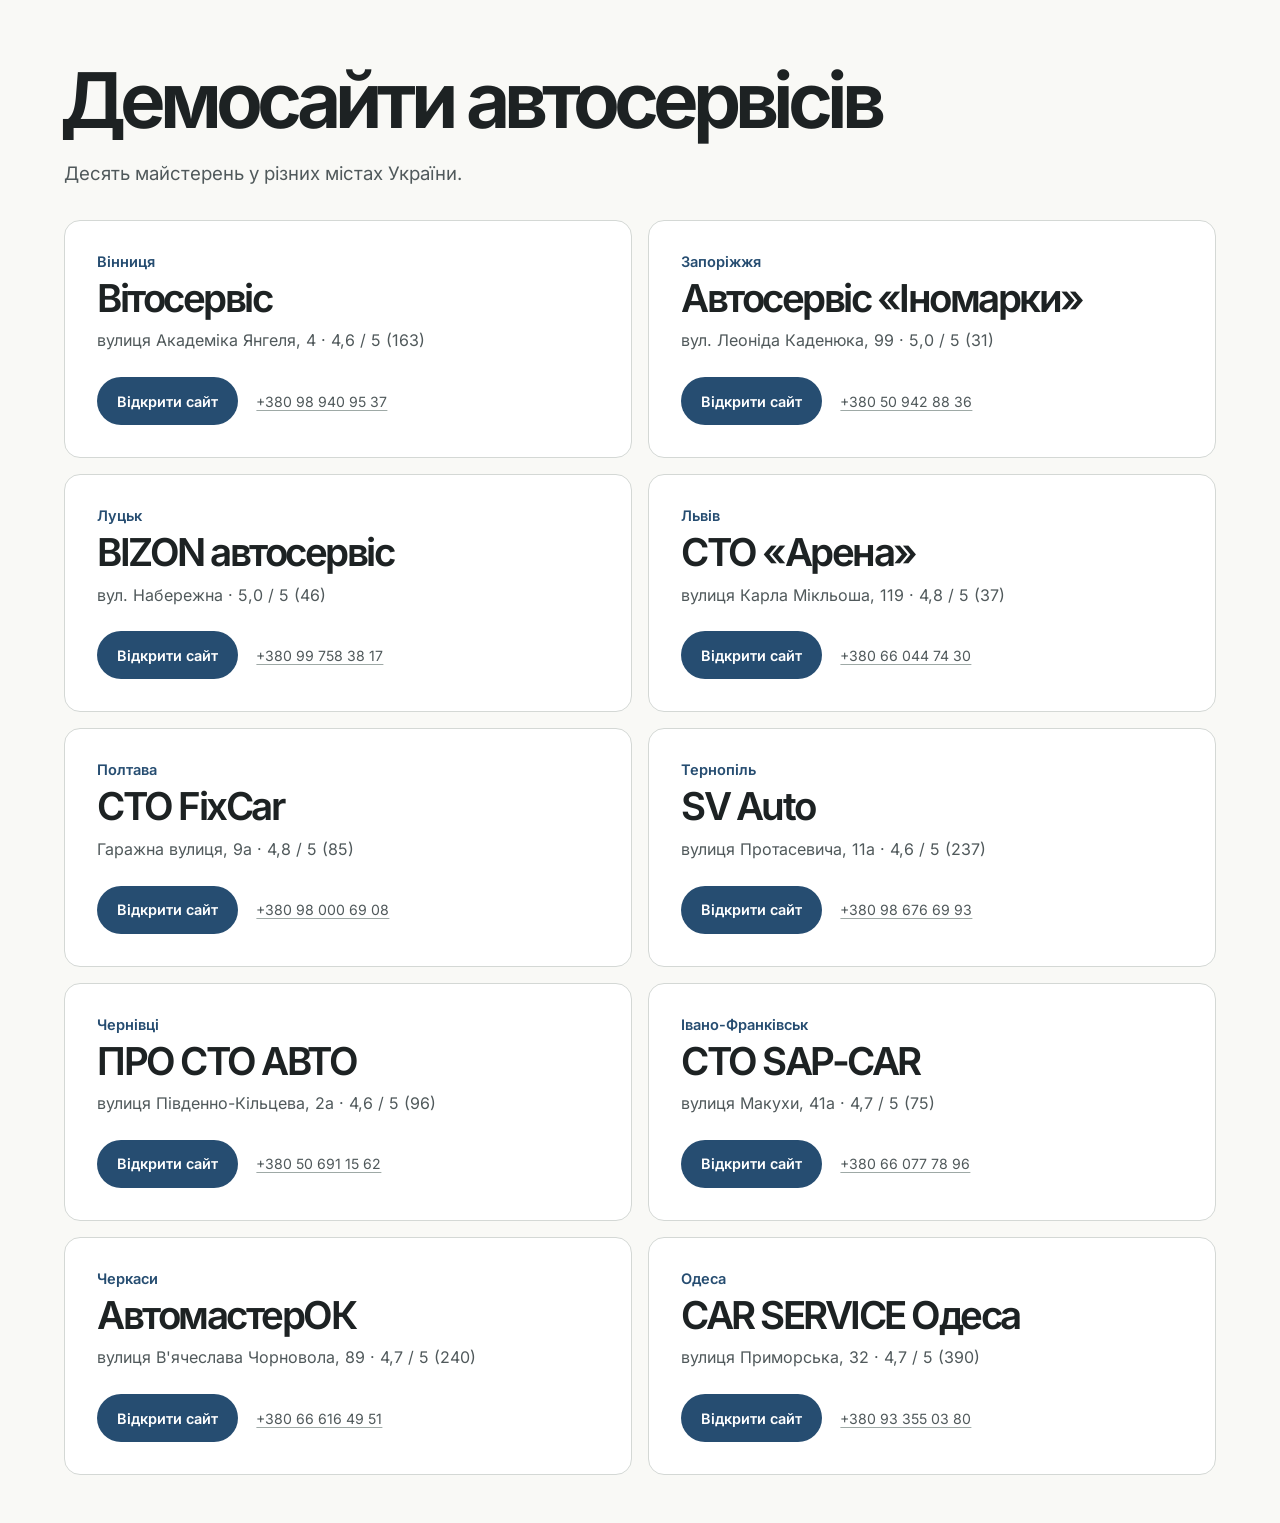
<file: index.html>
<!doctype html><html lang="uk"><head><meta charset="utf-8"><meta name="viewport" content="width=device-width,initial-scale=1"><meta name="robots" content="noindex,nofollow"><meta name="description" content="Десять демонстраційних сайтів автомайстерень у різних містах України."><title>Демосайти автосервісів України</title><link rel="stylesheet" href="assets/fonts.css"><link rel="stylesheet" href="assets/site.css"></head><body><main class="wrap"><section class="directory-intro"><h1>Демосайти автосервісів</h1><p class="lead">Десять майстерень у різних містах України.</p></section><div class="directory"><article class="directory-card"><p class="place">Вінниця</p><h2><a href="./vitoservice/">Вітосервіс</a></h2><p class="muted">вулиця Академіка Янгеля, 4 · 4,6 / 5 (163)</p><div class="actions"><a class="button primary" href="./vitoservice/">Відкрити сайт</a><a href="tel:+380989409537" class="textlink">+380 98 940 95 37</a></div></article><article class="directory-card"><p class="place">Запоріжжя</p><h2><a href="./inomarky/">Автосервіс «Іномарки»</a></h2><p class="muted">вул. Леоніда Каденюка, 99 · 5,0 / 5 (31)</p><div class="actions"><a class="button primary" href="./inomarky/">Відкрити сайт</a><a href="tel:+380509428836" class="textlink">+380 50 942 88 36</a></div></article><article class="directory-card"><p class="place">Луцьк</p><h2><a href="./bizon/">BIZON автосервіс</a></h2><p class="muted">вул. Набережна · 5,0 / 5 (46)</p><div class="actions"><a class="button primary" href="./bizon/">Відкрити сайт</a><a href="tel:+380997583817" class="textlink">+380 99 758 38 17</a></div></article><article class="directory-card"><p class="place">Львів</p><h2><a href="./arena/">СТО «Арена»</a></h2><p class="muted">вулиця Карла Мікльоша, 119 · 4,8 / 5 (37)</p><div class="actions"><a class="button primary" href="./arena/">Відкрити сайт</a><a href="tel:+380660447430" class="textlink">+380 66 044 74 30</a></div></article><article class="directory-card"><p class="place">Полтава</p><h2><a href="./fixcar/">СТО FixCar</a></h2><p class="muted">Гаражна вулиця, 9а · 4,8 / 5 (85)</p><div class="actions"><a class="button primary" href="./fixcar/">Відкрити сайт</a><a href="tel:+380980006908" class="textlink">+380 98 000 69 08</a></div></article><article class="directory-card"><p class="place">Тернопіль</p><h2><a href="./sv-auto/">SV Auto</a></h2><p class="muted">вулиця Протасевича, 11a · 4,6 / 5 (237)</p><div class="actions"><a class="button primary" href="./sv-auto/">Відкрити сайт</a><a href="tel:+380986766993" class="textlink">+380 98 676 69 93</a></div></article><article class="directory-card"><p class="place">Чернівці</p><h2><a href="./pro-sto-avto/">ПРО СТО АВТО</a></h2><p class="muted">вулиця Південно-Кільцева, 2а · 4,6 / 5 (96)</p><div class="actions"><a class="button primary" href="./pro-sto-avto/">Відкрити сайт</a><a href="tel:+380506911562" class="textlink">+380 50 691 15 62</a></div></article><article class="directory-card"><p class="place">Івано-Франківськ</p><h2><a href="./sap-car/">СТО SAP-CAR</a></h2><p class="muted">вулиця Макухи, 41а · 4,7 / 5 (75)</p><div class="actions"><a class="button primary" href="./sap-car/">Відкрити сайт</a><a href="tel:+380660777896" class="textlink">+380 66 077 78 96</a></div></article><article class="directory-card"><p class="place">Черкаси</p><h2><a href="./avtomasterok/">АвтомастерОК</a></h2><p class="muted">вулиця В&#x27;ячеслава Чорновола, 89 · 4,7 / 5 (240)</p><div class="actions"><a class="button primary" href="./avtomasterok/">Відкрити сайт</a><a href="tel:+380666164951" class="textlink">+380 66 616 49 51</a></div></article><article class="directory-card"><p class="place">Одеса</p><h2><a href="./car-service-odesa/">CAR SERVICE Одеса</a></h2><p class="muted">вулиця Приморська, 32 · 4,7 / 5 (390)</p><div class="actions"><a class="button primary" href="./car-service-odesa/">Відкрити сайт</a><a href="tel:+380933550380" class="textlink">+380 93 355 03 80</a></div></article></div></main></body></html>
</file>
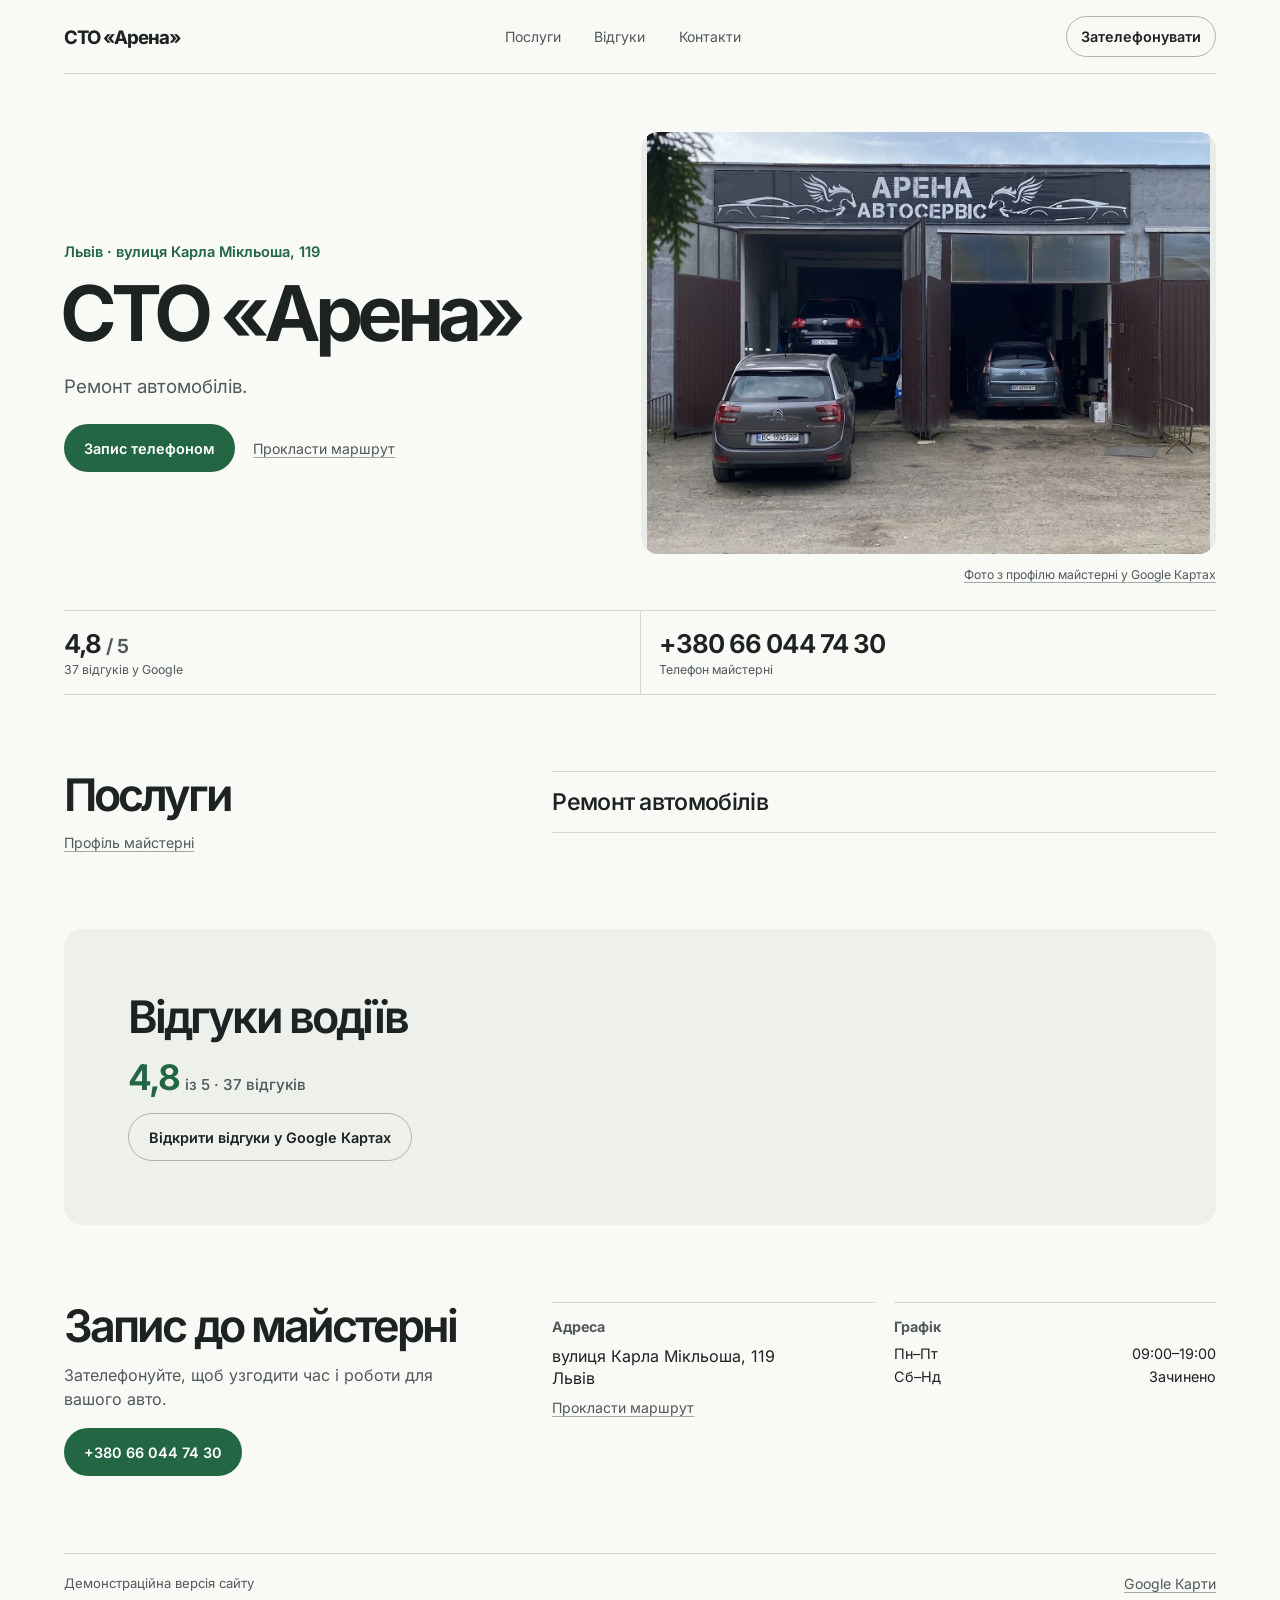
<file: arena/index.html>
<!doctype html><html lang="uk"><head><meta charset="utf-8"><meta name="viewport" content="width=device-width,initial-scale=1"><meta name="robots" content="noindex,nofollow"><meta name="description" content="Львів. вулиця Карла Мікльоша, 119. +380 66 044 74 30."><title>СТО «Арена» · Львів</title><link rel="stylesheet" href="../assets/fonts.css"><link rel="stylesheet" href="../assets/site.css"></head>
<body id="top" style="--accent:#226644"><a class="skip" href="#main">До основного вмісту</a>
<header class="wrap top"><a class="brand" href="#top">СТО «Арена»</a><nav aria-label="Навігація"><a href="#services">Послуги</a><a href="#reviews">Відгуки</a><a href="#contacts">Контакти</a></nav><a class="button stroke small" href="tel:+380660447430">Зателефонувати</a></header>
<main id="main" class="wrap">
<section class="hero" aria-labelledby="title"><div class="intro"><p class="place">Львів · вулиця Карла Мікльоша, 119</p><h1 id="title">СТО «Арена»</h1><p class="lead">Ремонт автомобілів.</p><div class="actions"><a class="button primary" href="tel:+380660447430">Запис телефоном</a><a class="textlink" href="https://www.google.com/maps/dir/?api=1&amp;destination=%D0%B2%D1%83%D0%BB%D0%B8%D1%86%D1%8F+%D0%9A%D0%B0%D1%80%D0%BB%D0%B0+%D0%9C%D1%96%D0%BA%D0%BB%D1%8C%D0%BE%D1%88%D0%B0%2C+119%2C+%D0%9B%D1%8C%D0%B2%D1%96%D0%B2%2C+%D0%9B%D1%8C%D0%B2%D1%96%D0%B2%D1%81%D1%8C%D0%BA%D0%B0+%D0%BE%D0%B1%D0%BB%D0%B0%D1%81%D1%82%D1%8C%2C+79045&amp;destination_place_id=ChIJncSSBrjpOkcR8FxJV5nD0qY" target="_blank" rel="noopener noreferrer">Прокласти маршрут</a></div></div>
<figure class="hero-photo"><a href="../assets/arena-1.webp" aria-label="Відкрити фото з профілю СТО «Арена»"><img src="../assets/arena-1.webp" alt="Фото з профілю СТО «Арена» у Google Картах" fetchpriority="high"></a><figcaption><a class="textlink" href="https://www.google.com/maps/contrib/106195720989143058751/photos" target="_blank" rel="noopener noreferrer">Фото з профілю майстерні у Google Картах</a></figcaption></figure></section>
<div class="facts"><a href="#reviews"><strong>4,8 <span>/ 5</span></strong><small>37 відгуків у Google</small></a><a href="tel:+380660447430"><strong>+380 66 044 74 30</strong><small>Телефон майстерні</small></a></div>
<section id="services" class="section split"><div><h2>Послуги</h2><a class="textlink" href="https://www.google.com/maps?cid=12020885418767113456&amp;hl=uk" target="_blank" rel="noopener noreferrer">Профіль майстерні</a></div><ul class="service-list"><li>Ремонт автомобілів</li></ul></section>
<section id="reviews" class="section reviews"><div><h2>Відгуки водіїв</h2><p class="score">4,8 <span>із 5 · 37 відгуків</span></p><a class="button stroke" href="https://www.google.com/maps?cid=12020885418767113456&amp;hl=uk" target="_blank" rel="noopener noreferrer">Відкрити відгуки у Google Картах</a></div></section>
<section id="contacts" class="section split"><div><h2>Запис до майстерні</h2><p class="muted">Зателефонуйте, щоб узгодити час і роботи для вашого авто.</p><a class="button primary" href="tel:+380660447430">+380 66 044 74 30</a></div><div class="details"><div><h3>Адреса</h3><p>вулиця Карла Мікльоша, 119<br>Львів</p><a class="textlink" href="https://www.google.com/maps/dir/?api=1&amp;destination=%D0%B2%D1%83%D0%BB%D0%B8%D1%86%D1%8F+%D0%9A%D0%B0%D1%80%D0%BB%D0%B0+%D0%9C%D1%96%D0%BA%D0%BB%D1%8C%D0%BE%D1%88%D0%B0%2C+119%2C+%D0%9B%D1%8C%D0%B2%D1%96%D0%B2%2C+%D0%9B%D1%8C%D0%B2%D1%96%D0%B2%D1%81%D1%8C%D0%BA%D0%B0+%D0%BE%D0%B1%D0%BB%D0%B0%D1%81%D1%82%D1%8C%2C+79045&amp;destination_place_id=ChIJncSSBrjpOkcR8FxJV5nD0qY" target="_blank" rel="noopener noreferrer">Прокласти маршрут</a></div><div><h3>Графік</h3><dl><div><dt>Пн–Пт</dt><dd>09:00–19:00</dd></div><div><dt>Сб–Нд</dt><dd>Зачинено</dd></div></dl></div></div></section>
</main><footer class="wrap foot"><span>Демонстраційна версія сайту</span><div> <a class="textlink" href="https://www.google.com/maps?cid=12020885418767113456&amp;hl=uk" target="_blank" rel="noopener noreferrer">Google Карти</a></div></footer></body></html>
</file>
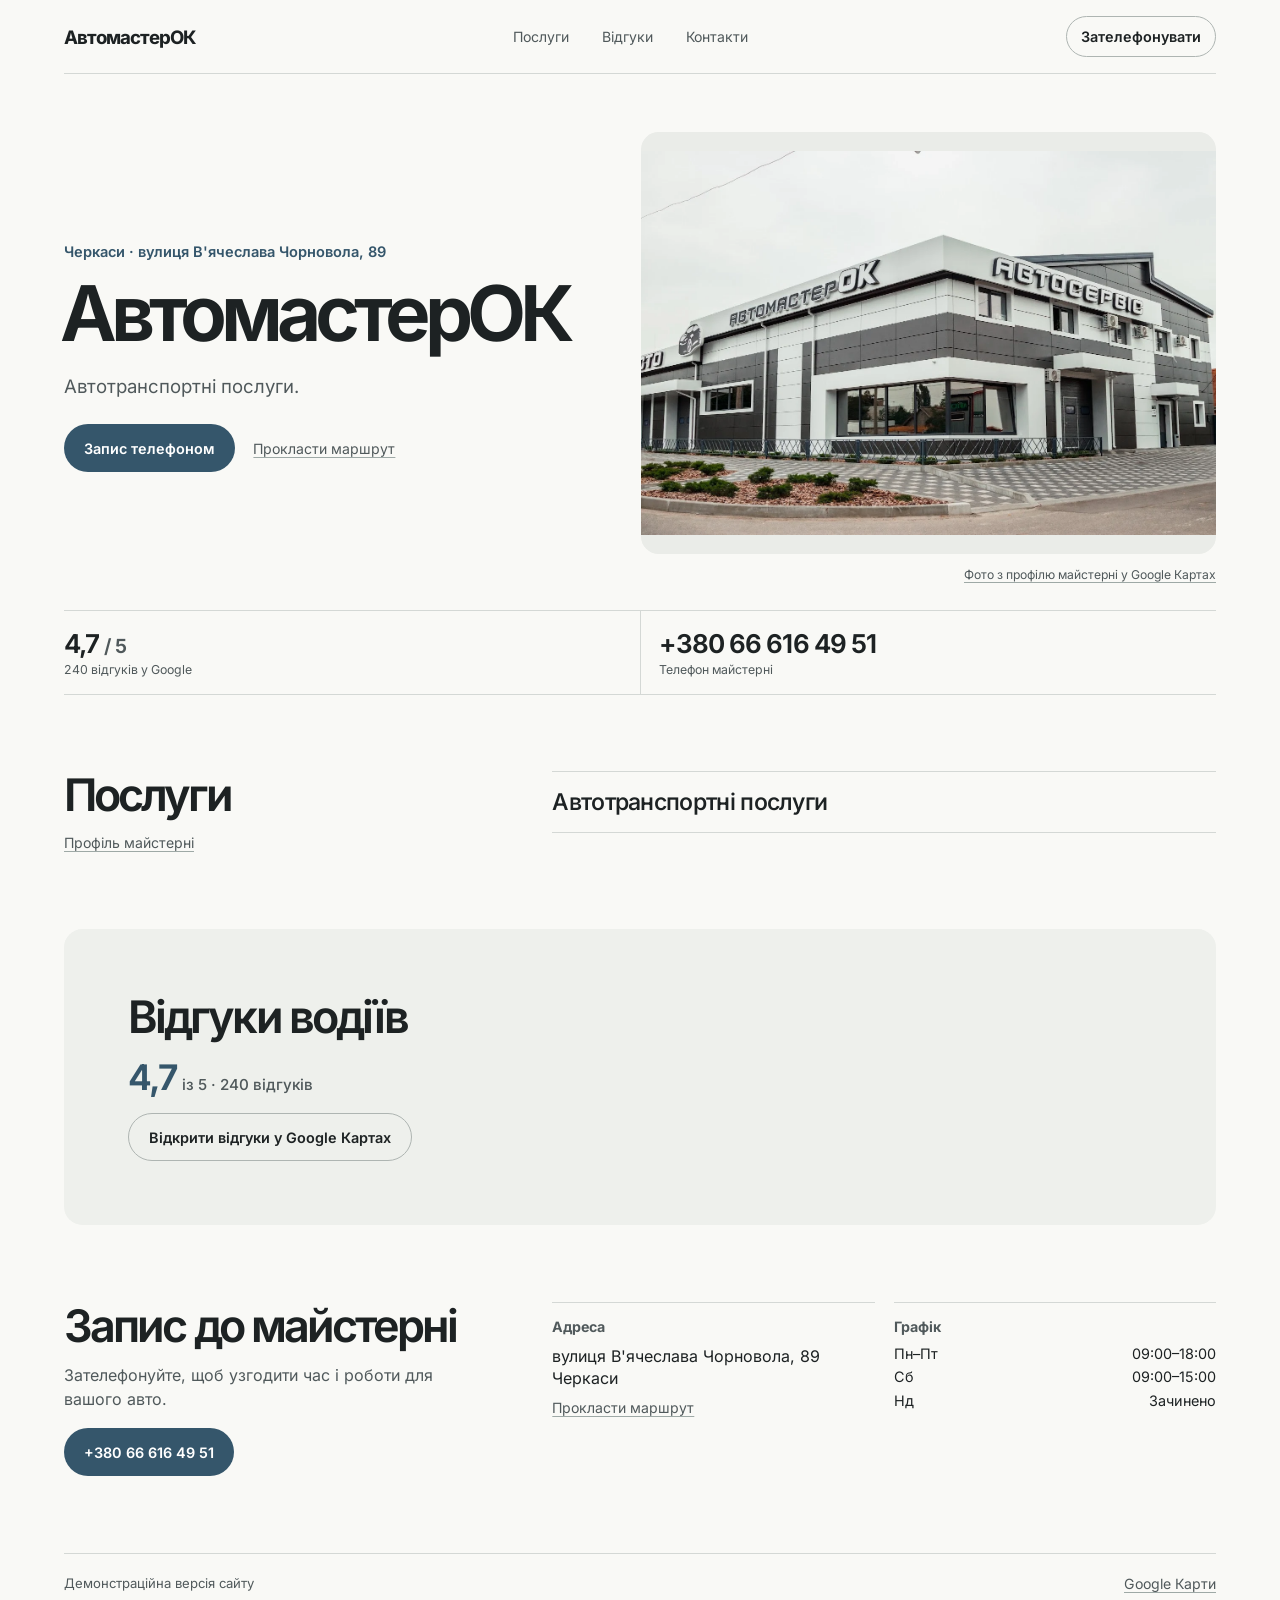
<file: avtomasterok/index.html>
<!doctype html><html lang="uk"><head><meta charset="utf-8"><meta name="viewport" content="width=device-width,initial-scale=1"><meta name="robots" content="noindex,nofollow"><meta name="description" content="Черкаси. вулиця В&#x27;ячеслава Чорновола, 89. +380 66 616 49 51."><title>АвтомастерОК · Черкаси</title><link rel="stylesheet" href="../assets/fonts.css"><link rel="stylesheet" href="../assets/site.css"></head>
<body id="top" style="--accent:#35566b"><a class="skip" href="#main">До основного вмісту</a>
<header class="wrap top"><a class="brand" href="#top">АвтомастерОК</a><nav aria-label="Навігація"><a href="#services">Послуги</a><a href="#reviews">Відгуки</a><a href="#contacts">Контакти</a></nav><a class="button stroke small" href="tel:+380666164951">Зателефонувати</a></header>
<main id="main" class="wrap">
<section class="hero" aria-labelledby="title"><div class="intro"><p class="place">Черкаси · вулиця В&#x27;ячеслава Чорновола, 89</p><h1 id="title">АвтомастерОК</h1><p class="lead">Автотранспортні послуги.</p><div class="actions"><a class="button primary" href="tel:+380666164951">Запис телефоном</a><a class="textlink" href="https://www.google.com/maps/dir/?api=1&amp;destination=%D0%92%D1%83%D0%BB%2C+%D0%B2%D1%83%D0%BB%D0%B8%D1%86%D1%8F+%D0%92%27%D1%8F%D1%87%D0%B5%D1%81%D0%BB%D0%B0%D0%B2%D0%B0+%D0%A7%D0%BE%D1%80%D0%BD%D0%BE%D0%B2%D0%BE%D0%BB%D0%B0%2C+89%2C+%D0%A7%D0%B5%D1%80%D0%BA%D0%B0%D1%81%D0%B8%2C+%D0%A7%D0%B5%D1%80%D0%BA%D0%B0%D1%81%D1%8C%D0%BA%D0%B0+%D0%BE%D0%B1%D0%BB%D0%B0%D1%81%D1%82%D1%8C%2C+18000&amp;destination_place_id=ChIJVxdcXL1L0UARu0b9PwJXYds" target="_blank" rel="noopener noreferrer">Прокласти маршрут</a></div></div>
<figure class="hero-photo"><a href="../assets/avtomasterok-1.webp" aria-label="Відкрити фото з профілю АвтомастерОК"><img src="../assets/avtomasterok-1.webp" alt="Фото з профілю АвтомастерОК у Google Картах" fetchpriority="high"></a><figcaption><a class="textlink" href="https://www.google.com/maps/contrib/110677729192328382248/photos" target="_blank" rel="noopener noreferrer">Фото з профілю майстерні у Google Картах</a></figcaption></figure></section>
<div class="facts"><a href="#reviews"><strong>4,7 <span>/ 5</span></strong><small>240 відгуків у Google</small></a><a href="tel:+380666164951"><strong>+380 66 616 49 51</strong><small>Телефон майстерні</small></a></div>
<section id="services" class="section split"><div><h2>Послуги</h2><a class="textlink" href="https://www.google.com/maps?cid=15808011834222266043&amp;hl=uk" target="_blank" rel="noopener noreferrer">Профіль майстерні</a></div><ul class="service-list"><li>Автотранспортні послуги</li></ul></section>
<section id="reviews" class="section reviews"><div><h2>Відгуки водіїв</h2><p class="score">4,7 <span>із 5 · 240 відгуків</span></p><a class="button stroke" href="https://www.google.com/maps?cid=15808011834222266043&amp;hl=uk" target="_blank" rel="noopener noreferrer">Відкрити відгуки у Google Картах</a></div></section>
<section id="contacts" class="section split"><div><h2>Запис до майстерні</h2><p class="muted">Зателефонуйте, щоб узгодити час і роботи для вашого авто.</p><a class="button primary" href="tel:+380666164951">+380 66 616 49 51</a></div><div class="details"><div><h3>Адреса</h3><p>вулиця В&#x27;ячеслава Чорновола, 89<br>Черкаси</p><a class="textlink" href="https://www.google.com/maps/dir/?api=1&amp;destination=%D0%92%D1%83%D0%BB%2C+%D0%B2%D1%83%D0%BB%D0%B8%D1%86%D1%8F+%D0%92%27%D1%8F%D1%87%D0%B5%D1%81%D0%BB%D0%B0%D0%B2%D0%B0+%D0%A7%D0%BE%D1%80%D0%BD%D0%BE%D0%B2%D0%BE%D0%BB%D0%B0%2C+89%2C+%D0%A7%D0%B5%D1%80%D0%BA%D0%B0%D1%81%D0%B8%2C+%D0%A7%D0%B5%D1%80%D0%BA%D0%B0%D1%81%D1%8C%D0%BA%D0%B0+%D0%BE%D0%B1%D0%BB%D0%B0%D1%81%D1%82%D1%8C%2C+18000&amp;destination_place_id=ChIJVxdcXL1L0UARu0b9PwJXYds" target="_blank" rel="noopener noreferrer">Прокласти маршрут</a></div><div><h3>Графік</h3><dl><div><dt>Пн–Пт</dt><dd>09:00–18:00</dd></div><div><dt>Сб</dt><dd>09:00–15:00</dd></div><div><dt>Нд</dt><dd>Зачинено</dd></div></dl></div></div></section>
</main><footer class="wrap foot"><span>Демонстраційна версія сайту</span><div> <a class="textlink" href="https://www.google.com/maps?cid=15808011834222266043&amp;hl=uk" target="_blank" rel="noopener noreferrer">Google Карти</a></div></footer></body></html>
</file>
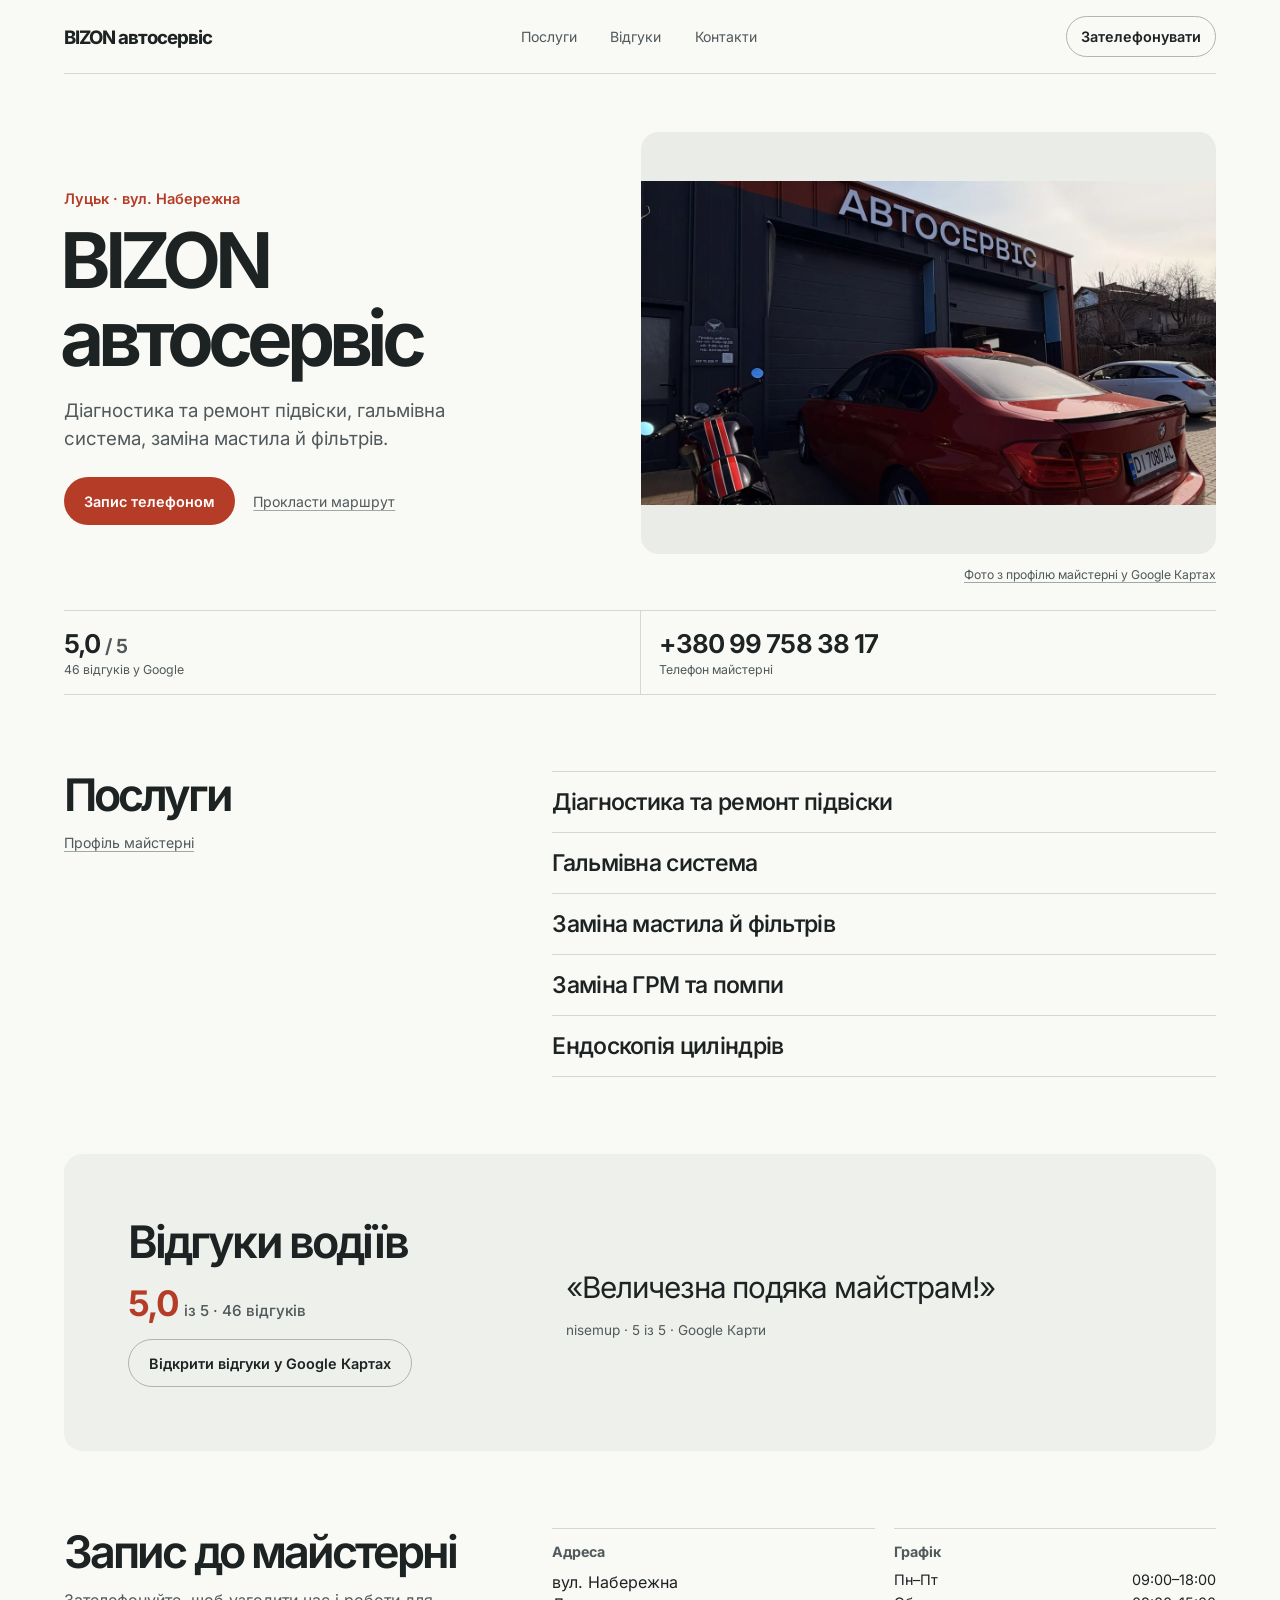
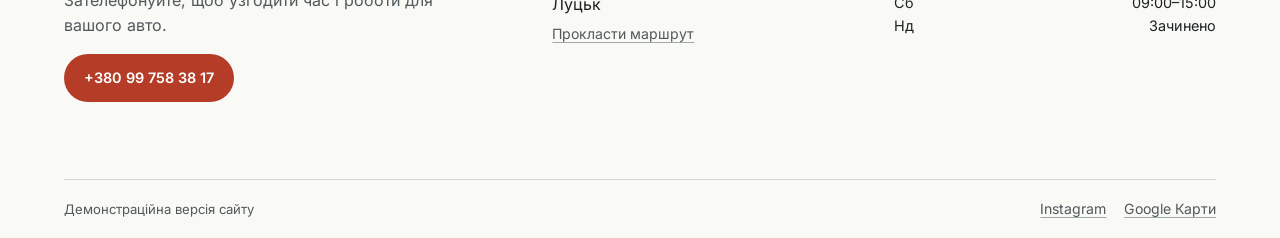
<file: bizon/index.html>
<!doctype html><html lang="uk"><head><meta charset="utf-8"><meta name="viewport" content="width=device-width,initial-scale=1"><meta name="robots" content="noindex,nofollow"><meta name="description" content="Луцьк. вул. Набережна. +380 99 758 38 17."><title>BIZON автосервіс · Луцьк</title><link rel="stylesheet" href="../assets/fonts.css"><link rel="stylesheet" href="../assets/site.css"></head>
<body id="top" style="--accent:#b53d28"><a class="skip" href="#main">До основного вмісту</a>
<header class="wrap top"><a class="brand" href="#top">BIZON автосервіс</a><nav aria-label="Навігація"><a href="#services">Послуги</a><a href="#reviews">Відгуки</a><a href="#contacts">Контакти</a></nav><a class="button stroke small" href="tel:+380997583817">Зателефонувати</a></header>
<main id="main" class="wrap">
<section class="hero" aria-labelledby="title"><div class="intro"><p class="place">Луцьк · вул. Набережна</p><h1 id="title">BIZON автосервіс</h1><p class="lead">Діагностика та ремонт підвіски, гальмівна система, заміна мастила й фільтрів.</p><div class="actions"><a class="button primary" href="tel:+380997583817">Запис телефоном</a><a class="textlink" href="https://www.google.com/maps/dir/?api=1&amp;destination=%D0%B2%D1%83%D0%BB.+%D0%9D%D0%B0%D0%B1%D0%B5%D1%80%D0%B5%D0%B6%D0%BD%D0%B0%2C+%D0%9B%D1%83%D1%86%D1%8C%D0%BA%2C+%D0%92%D0%BE%D0%BB%D0%B8%D0%BD%D1%81%D1%8C%D0%BA%D0%B0+%D0%BE%D0%B1%D0%BB%D0%B0%D1%81%D1%82%D1%8C%2C+43000&amp;destination_place_id=ChIJC55UnCqXJUcRV7Es8Zpss_o" target="_blank" rel="noopener noreferrer">Прокласти маршрут</a></div></div>
<figure class="hero-photo"><a href="../assets/bizon-1.webp" aria-label="Відкрити фото з профілю BIZON автосервіс"><img src="../assets/bizon-1.webp" alt="Фото з профілю BIZON автосервіс у Google Картах" fetchpriority="high"></a><figcaption><a class="textlink" href="https://www.google.com/maps/contrib/111633543225612733881/photos" target="_blank" rel="noopener noreferrer">Фото з профілю майстерні у Google Картах</a></figcaption></figure></section>
<div class="facts"><a href="#reviews"><strong>5,0 <span>/ 5</span></strong><small>46 відгуків у Google</small></a><a href="tel:+380997583817"><strong>+380 99 758 38 17</strong><small>Телефон майстерні</small></a></div>
<section id="services" class="section split"><div><h2>Послуги</h2><a class="textlink" href="https://www.google.com/maps?cid=18064901943040192855&amp;hl=uk" target="_blank" rel="noopener noreferrer">Профіль майстерні</a></div><ul class="service-list"><li>Діагностика та ремонт підвіски</li><li>Гальмівна система</li><li>Заміна мастила й фільтрів</li><li>Заміна ГРМ та помпи</li><li>Ендоскопія циліндрів</li></ul></section>
<section id="reviews" class="section reviews"><div><h2>Відгуки водіїв</h2><p class="score">5,0 <span>із 5 · 46 відгуків</span></p><a class="button stroke" href="https://www.google.com/maps?cid=18064901943040192855&amp;hl=uk" target="_blank" rel="noopener noreferrer">Відкрити відгуки у Google Картах</a></div><figure class="quote"><blockquote>«Величезна подяка майстрам!»</blockquote><figcaption>nisemup · 5 із 5 · Google Карти</figcaption></figure></section>
<section id="contacts" class="section split"><div><h2>Запис до майстерні</h2><p class="muted">Зателефонуйте, щоб узгодити час і роботи для вашого авто.</p><a class="button primary" href="tel:+380997583817">+380 99 758 38 17</a></div><div class="details"><div><h3>Адреса</h3><p>вул. Набережна<br>Луцьк</p><a class="textlink" href="https://www.google.com/maps/dir/?api=1&amp;destination=%D0%B2%D1%83%D0%BB.+%D0%9D%D0%B0%D0%B1%D0%B5%D1%80%D0%B5%D0%B6%D0%BD%D0%B0%2C+%D0%9B%D1%83%D1%86%D1%8C%D0%BA%2C+%D0%92%D0%BE%D0%BB%D0%B8%D0%BD%D1%81%D1%8C%D0%BA%D0%B0+%D0%BE%D0%B1%D0%BB%D0%B0%D1%81%D1%82%D1%8C%2C+43000&amp;destination_place_id=ChIJC55UnCqXJUcRV7Es8Zpss_o" target="_blank" rel="noopener noreferrer">Прокласти маршрут</a></div><div><h3>Графік</h3><dl><div><dt>Пн–Пт</dt><dd>09:00–18:00</dd></div><div><dt>Сб</dt><dd>09:00–15:00</dd></div><div><dt>Нд</dt><dd>Зачинено</dd></div></dl></div></div></section>
</main><footer class="wrap foot"><span>Демонстраційна версія сайту</span><div><a class="textlink" href="https://www.instagram.com/bizon_car_service" target="_blank" rel="noopener noreferrer">Instagram</a> <a class="textlink" href="https://www.google.com/maps?cid=18064901943040192855&amp;hl=uk" target="_blank" rel="noopener noreferrer">Google Карти</a></div></footer></body></html>
</file>
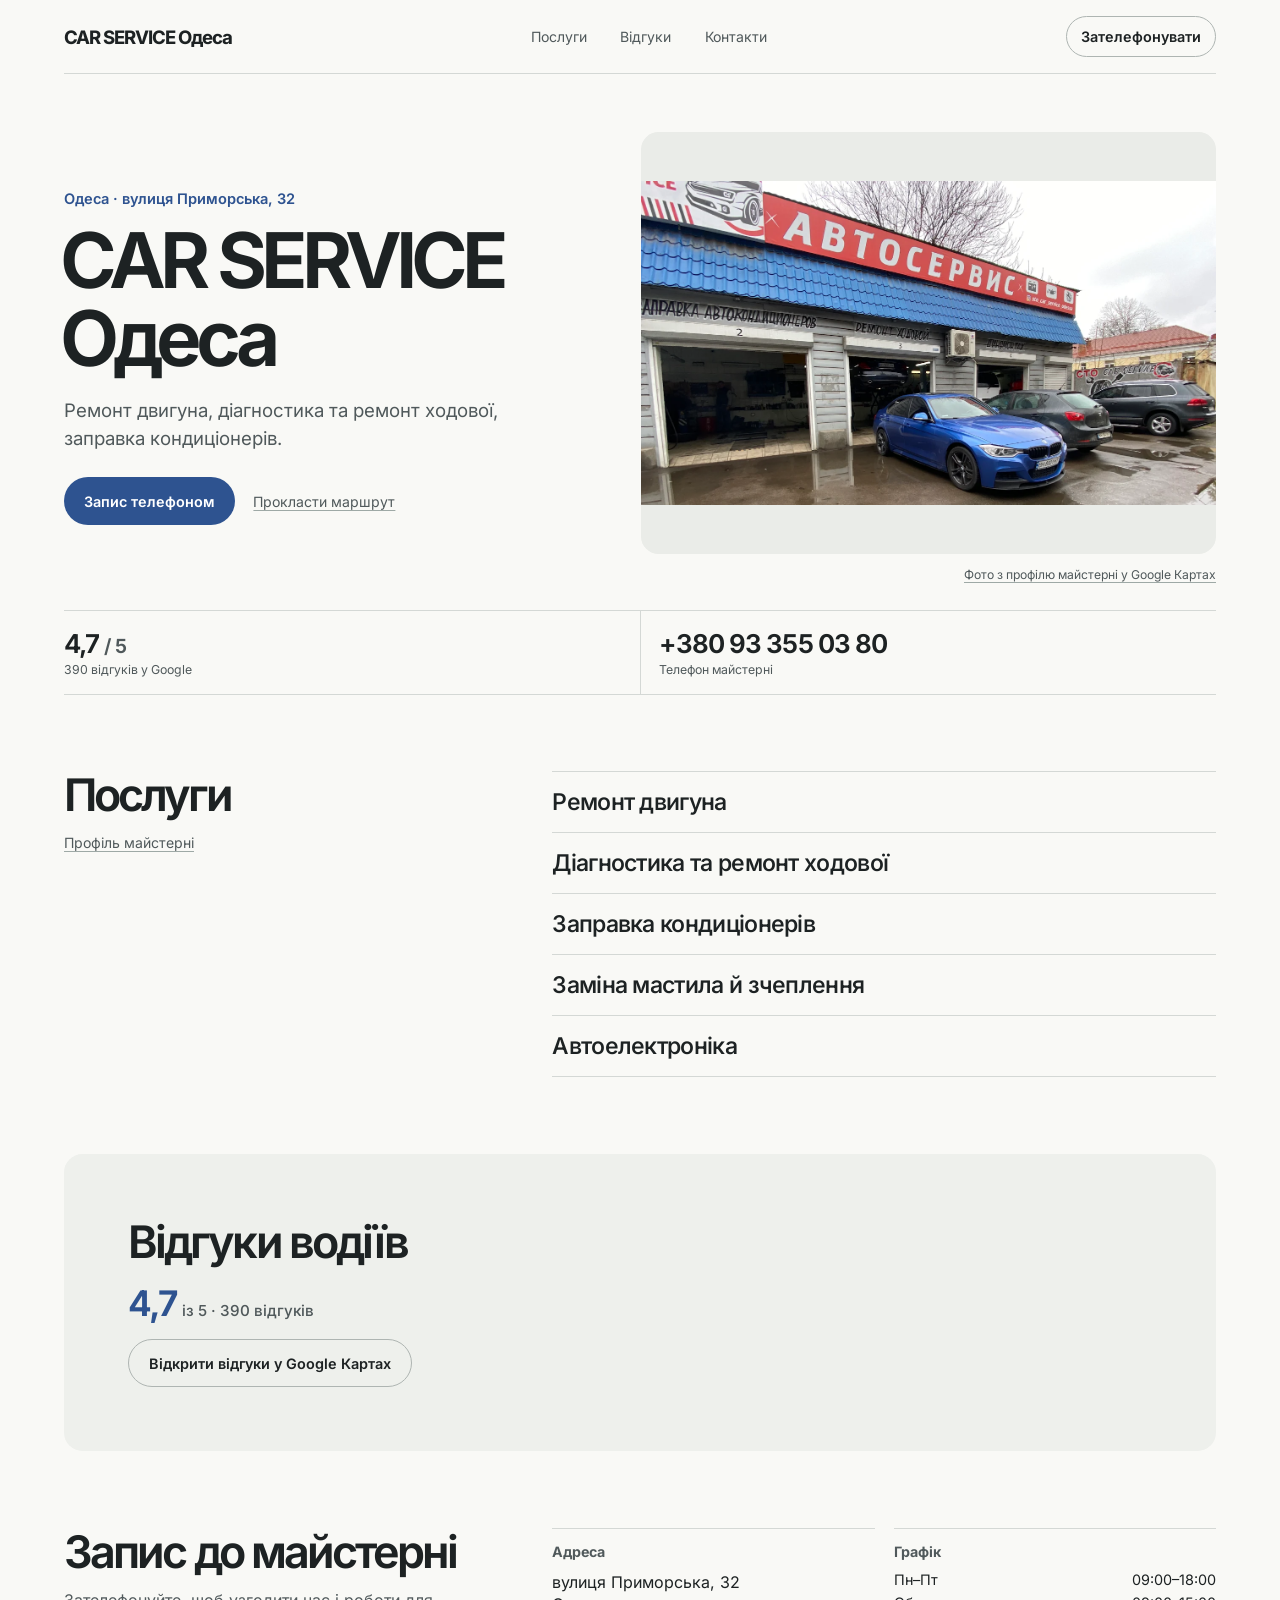
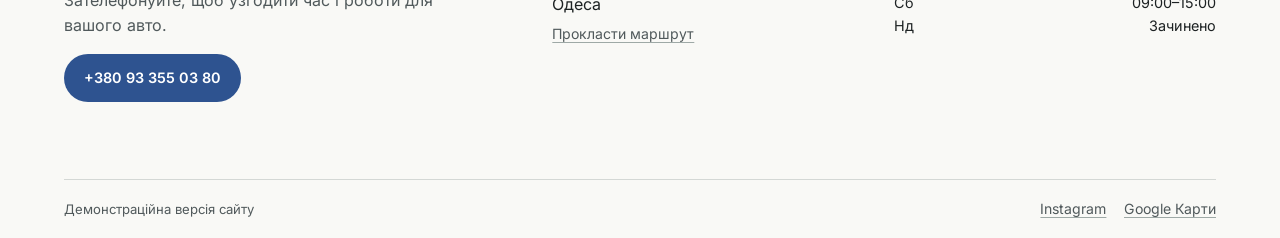
<file: car-service-odesa/index.html>
<!doctype html><html lang="uk"><head><meta charset="utf-8"><meta name="viewport" content="width=device-width,initial-scale=1"><meta name="robots" content="noindex,nofollow"><meta name="description" content="Одеса. вулиця Приморська, 32. +380 93 355 03 80."><title>CAR SERVICE Одеса · Одеса</title><link rel="stylesheet" href="../assets/fonts.css"><link rel="stylesheet" href="../assets/site.css"></head>
<body id="top" style="--accent:#2e5390"><a class="skip" href="#main">До основного вмісту</a>
<header class="wrap top"><a class="brand" href="#top">CAR SERVICE Одеса</a><nav aria-label="Навігація"><a href="#services">Послуги</a><a href="#reviews">Відгуки</a><a href="#contacts">Контакти</a></nav><a class="button stroke small" href="tel:+380933550380">Зателефонувати</a></header>
<main id="main" class="wrap">
<section class="hero" aria-labelledby="title"><div class="intro"><p class="place">Одеса · вулиця Приморська, 32</p><h1 id="title">CAR SERVICE Одеса</h1><p class="lead">Ремонт двигуна, діагностика та ремонт ходової, заправка кондиціонерів.</p><div class="actions"><a class="button primary" href="tel:+380933550380">Запис телефоном</a><a class="textlink" href="https://www.google.com/maps/dir/?api=1&amp;destination=%D0%B2%D1%83%D0%BB%D0%B8%D1%86%D1%8F+%D0%9F%D1%80%D0%B8%D0%BC%D0%BE%D1%80%D1%81%D1%8C%D0%BA%D0%B0%2C+32%2C+%D0%9E%D0%B4%D0%B5%D1%81%D0%B0%2C+%D0%9E%D0%B4%D0%B5%D1%81%D1%8C%D0%BA%D0%B0+%D0%BE%D0%B1%D0%BB%D0%B0%D1%81%D1%82%D1%8C%2C+65026&amp;destination_place_id=ChIJi88JUPQxxkARG8lUYGdAkjc" target="_blank" rel="noopener noreferrer">Прокласти маршрут</a></div></div>
<figure class="hero-photo"><a href="../assets/car-service-odesa-1.webp" aria-label="Відкрити фото з профілю CAR SERVICE Одеса"><img src="../assets/car-service-odesa-1.webp" alt="Фото з профілю CAR SERVICE Одеса у Google Картах" fetchpriority="high"></a><figcaption><a class="textlink" href="https://www.google.com/maps/contrib/110013037408164076800/photos" target="_blank" rel="noopener noreferrer">Фото з профілю майстерні у Google Картах</a></figcaption></figure></section>
<div class="facts"><a href="#reviews"><strong>4,7 <span>/ 5</span></strong><small>390 відгуків у Google</small></a><a href="tel:+380933550380"><strong>+380 93 355 03 80</strong><small>Телефон майстерні</small></a></div>
<section id="services" class="section split"><div><h2>Послуги</h2><a class="textlink" href="https://www.google.com/maps?cid=4004333831427770651&amp;hl=uk" target="_blank" rel="noopener noreferrer">Профіль майстерні</a></div><ul class="service-list"><li>Ремонт двигуна</li><li>Діагностика та ремонт ходової</li><li>Заправка кондиціонерів</li><li>Заміна мастила й зчеплення</li><li>Автоелектроніка</li></ul></section>
<section id="reviews" class="section reviews"><div><h2>Відгуки водіїв</h2><p class="score">4,7 <span>із 5 · 390 відгуків</span></p><a class="button stroke" href="https://www.google.com/maps?cid=4004333831427770651&amp;hl=uk" target="_blank" rel="noopener noreferrer">Відкрити відгуки у Google Картах</a></div></section>
<section id="contacts" class="section split"><div><h2>Запис до майстерні</h2><p class="muted">Зателефонуйте, щоб узгодити час і роботи для вашого авто.</p><a class="button primary" href="tel:+380933550380">+380 93 355 03 80</a></div><div class="details"><div><h3>Адреса</h3><p>вулиця Приморська, 32<br>Одеса</p><a class="textlink" href="https://www.google.com/maps/dir/?api=1&amp;destination=%D0%B2%D1%83%D0%BB%D0%B8%D1%86%D1%8F+%D0%9F%D1%80%D0%B8%D0%BC%D0%BE%D1%80%D1%81%D1%8C%D0%BA%D0%B0%2C+32%2C+%D0%9E%D0%B4%D0%B5%D1%81%D0%B0%2C+%D0%9E%D0%B4%D0%B5%D1%81%D1%8C%D0%BA%D0%B0+%D0%BE%D0%B1%D0%BB%D0%B0%D1%81%D1%82%D1%8C%2C+65026&amp;destination_place_id=ChIJi88JUPQxxkARG8lUYGdAkjc" target="_blank" rel="noopener noreferrer">Прокласти маршрут</a></div><div><h3>Графік</h3><dl><div><dt>Пн–Пт</dt><dd>09:00–18:00</dd></div><div><dt>Сб</dt><dd>09:00–15:00</dd></div><div><dt>Нд</dt><dd>Зачинено</dd></div></dl></div></div></section>
</main><footer class="wrap foot"><span>Демонстраційна версія сайту</span><div><a class="textlink" href="https://www.instagram.com/sto_car_service_odessa?igsh=YmdiM2hkcWg2dWk3&amp;utm_source=qr" target="_blank" rel="noopener noreferrer">Instagram</a> <a class="textlink" href="https://www.google.com/maps?cid=4004333831427770651&amp;hl=uk" target="_blank" rel="noopener noreferrer">Google Карти</a></div></footer></body></html>
</file>
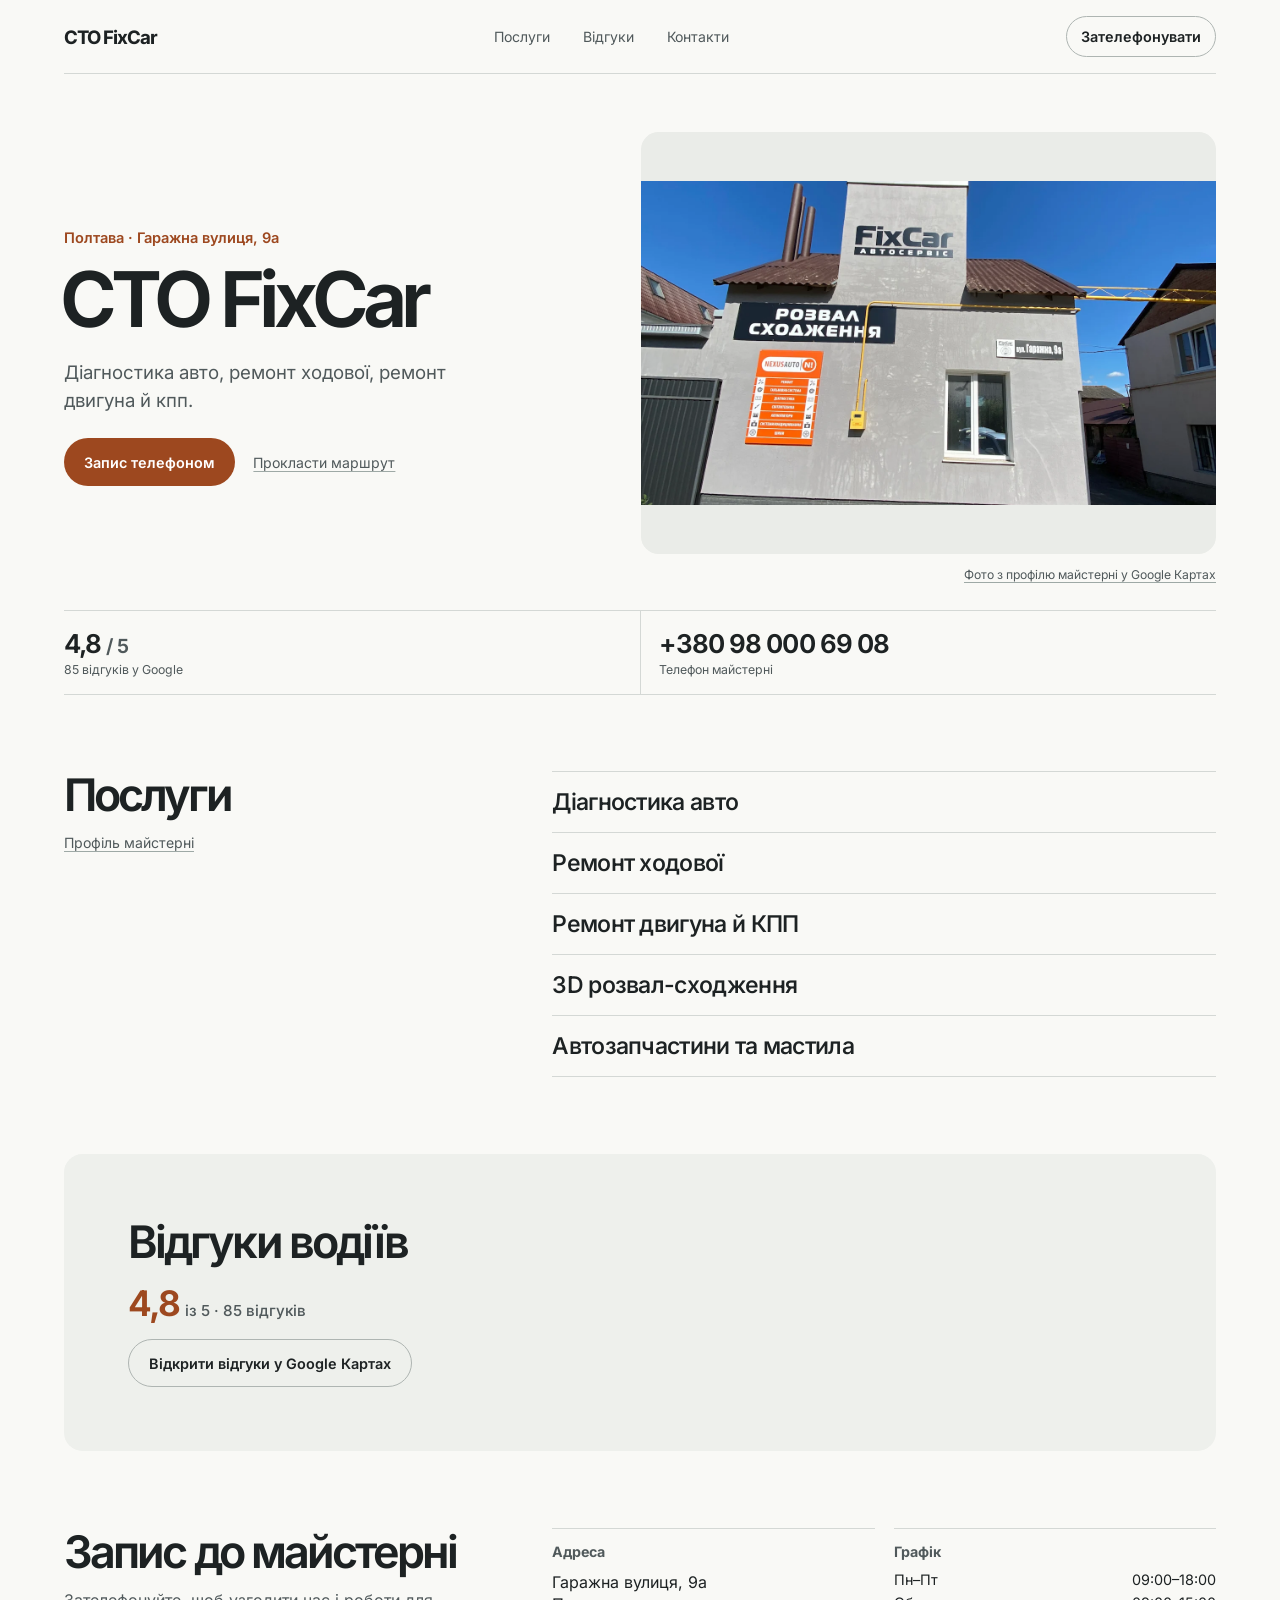
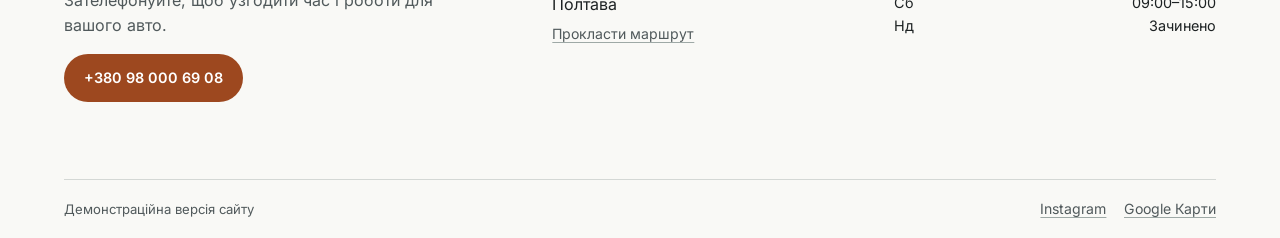
<file: fixcar/index.html>
<!doctype html><html lang="uk"><head><meta charset="utf-8"><meta name="viewport" content="width=device-width,initial-scale=1"><meta name="robots" content="noindex,nofollow"><meta name="description" content="Полтава. Гаражна вулиця, 9а. +380 98 000 69 08."><title>СТО FixCar · Полтава</title><link rel="stylesheet" href="../assets/fonts.css"><link rel="stylesheet" href="../assets/site.css"></head>
<body id="top" style="--accent:#9d481f"><a class="skip" href="#main">До основного вмісту</a>
<header class="wrap top"><a class="brand" href="#top">СТО FixCar</a><nav aria-label="Навігація"><a href="#services">Послуги</a><a href="#reviews">Відгуки</a><a href="#contacts">Контакти</a></nav><a class="button stroke small" href="tel:+380980006908">Зателефонувати</a></header>
<main id="main" class="wrap">
<section class="hero" aria-labelledby="title"><div class="intro"><p class="place">Полтава · Гаражна вулиця, 9а</p><h1 id="title">СТО FixCar</h1><p class="lead">Діагностика авто, ремонт ходової, ремонт двигуна й кпп.</p><div class="actions"><a class="button primary" href="tel:+380980006908">Запис телефоном</a><a class="textlink" href="https://www.google.com/maps/dir/?api=1&amp;destination=%D0%93%D0%B0%D1%80%D0%B0%D0%B6%D0%BD%D0%B0+%D0%B2%D1%83%D0%BB%D0%B8%D1%86%D1%8F%2C+9%D0%B0%2C+%D0%9F%D0%BE%D0%BB%D1%82%D0%B0%D0%B2%D0%B0%2C+%D0%9F%D0%BE%D0%BB%D1%82%D0%B0%D0%B2%D1%81%D1%8C%D0%BA%D0%B0+%D0%BE%D0%B1%D0%BB%D0%B0%D1%81%D1%82%D1%8C%2C+36008&amp;destination_place_id=ChIJS0eXXWUv2EAR8g1ixov5jwg" target="_blank" rel="noopener noreferrer">Прокласти маршрут</a></div></div>
<figure class="hero-photo"><a href="../assets/fixcar-1.webp" aria-label="Відкрити фото з профілю СТО FixCar"><img src="../assets/fixcar-1.webp" alt="Фото з профілю СТО FixCar у Google Картах" fetchpriority="high"></a><figcaption><a class="textlink" href="https://www.google.com/maps/contrib/109277789095157945986/photos" target="_blank" rel="noopener noreferrer">Фото з профілю майстерні у Google Картах</a></figcaption></figure></section>
<div class="facts"><a href="#reviews"><strong>4,8 <span>/ 5</span></strong><small>85 відгуків у Google</small></a><a href="tel:+380980006908"><strong>+380 98 000 69 08</strong><small>Телефон майстерні</small></a></div>
<section id="services" class="section split"><div><h2>Послуги</h2><a class="textlink" href="https://www.google.com/maps?cid=616986052697132530&amp;hl=uk" target="_blank" rel="noopener noreferrer">Профіль майстерні</a></div><ul class="service-list"><li>Діагностика авто</li><li>Ремонт ходової</li><li>Ремонт двигуна й КПП</li><li>3D розвал-сходження</li><li>Автозапчастини та мастила</li></ul></section>
<section id="reviews" class="section reviews"><div><h2>Відгуки водіїв</h2><p class="score">4,8 <span>із 5 · 85 відгуків</span></p><a class="button stroke" href="https://www.google.com/maps?cid=616986052697132530&amp;hl=uk" target="_blank" rel="noopener noreferrer">Відкрити відгуки у Google Картах</a></div></section>
<section id="contacts" class="section split"><div><h2>Запис до майстерні</h2><p class="muted">Зателефонуйте, щоб узгодити час і роботи для вашого авто.</p><a class="button primary" href="tel:+380980006908">+380 98 000 69 08</a></div><div class="details"><div><h3>Адреса</h3><p>Гаражна вулиця, 9а<br>Полтава</p><a class="textlink" href="https://www.google.com/maps/dir/?api=1&amp;destination=%D0%93%D0%B0%D1%80%D0%B0%D0%B6%D0%BD%D0%B0+%D0%B2%D1%83%D0%BB%D0%B8%D1%86%D1%8F%2C+9%D0%B0%2C+%D0%9F%D0%BE%D0%BB%D1%82%D0%B0%D0%B2%D0%B0%2C+%D0%9F%D0%BE%D0%BB%D1%82%D0%B0%D0%B2%D1%81%D1%8C%D0%BA%D0%B0+%D0%BE%D0%B1%D0%BB%D0%B0%D1%81%D1%82%D1%8C%2C+36008&amp;destination_place_id=ChIJS0eXXWUv2EAR8g1ixov5jwg" target="_blank" rel="noopener noreferrer">Прокласти маршрут</a></div><div><h3>Графік</h3><dl><div><dt>Пн–Пт</dt><dd>09:00–18:00</dd></div><div><dt>Сб</dt><dd>09:00–15:00</dd></div><div><dt>Нд</dt><dd>Зачинено</dd></div></dl></div></div></section>
</main><footer class="wrap foot"><span>Демонстраційна версія сайту</span><div><a class="textlink" href="https://instagram.com/fixcar_poltava?igshid=4sk9ylnsl74f" target="_blank" rel="noopener noreferrer">Instagram</a> <a class="textlink" href="https://www.google.com/maps?cid=616986052697132530&amp;hl=uk" target="_blank" rel="noopener noreferrer">Google Карти</a></div></footer></body></html>
</file>
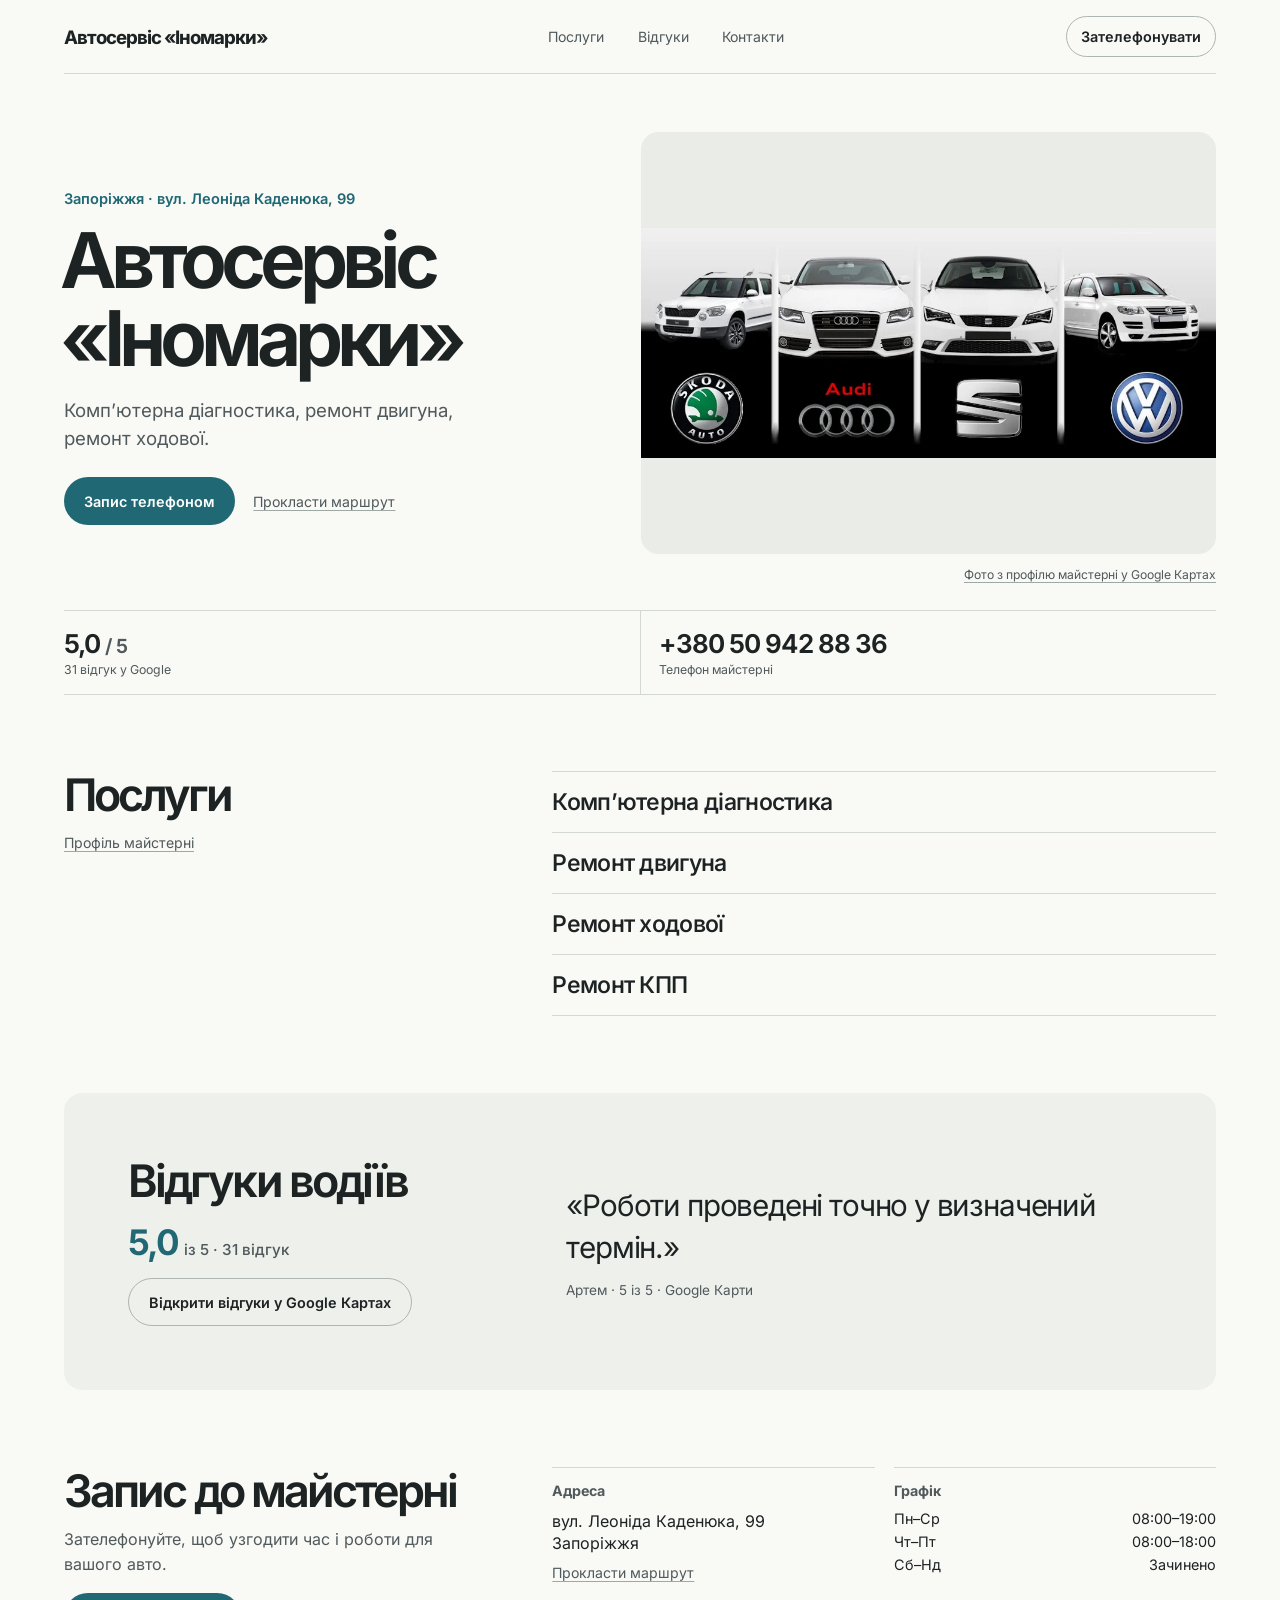
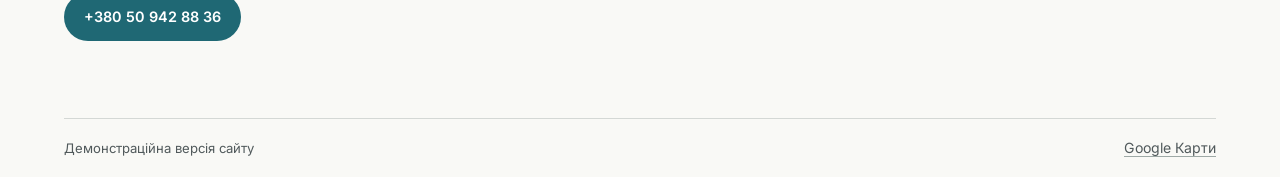
<file: inomarky/index.html>
<!doctype html><html lang="uk"><head><meta charset="utf-8"><meta name="viewport" content="width=device-width,initial-scale=1"><meta name="robots" content="noindex,nofollow"><meta name="description" content="Запоріжжя. вул. Леоніда Каденюка, 99. +380 50 942 88 36."><title>Автосервіс «Іномарки» · Запоріжжя</title><link rel="stylesheet" href="../assets/fonts.css"><link rel="stylesheet" href="../assets/site.css"></head>
<body id="top" style="--accent:#1f6874"><a class="skip" href="#main">До основного вмісту</a>
<header class="wrap top"><a class="brand" href="#top">Автосервіс «Іномарки»</a><nav aria-label="Навігація"><a href="#services">Послуги</a><a href="#reviews">Відгуки</a><a href="#contacts">Контакти</a></nav><a class="button stroke small" href="tel:+380509428836">Зателефонувати</a></header>
<main id="main" class="wrap">
<section class="hero" aria-labelledby="title"><div class="intro"><p class="place">Запоріжжя · вул. Леоніда Каденюка, 99</p><h1 id="title">Автосервіс «Іномарки»</h1><p class="lead">Комп’ютерна діагностика, ремонт двигуна, ремонт ходової.</p><div class="actions"><a class="button primary" href="tel:+380509428836">Запис телефоном</a><a class="textlink" href="https://www.google.com/maps/dir/?api=1&amp;destination=%D0%B2%D1%83%D0%BB.+%D0%9B%D0%B5%D0%BE%D0%BD%D1%96%D0%B4%D0%B0+%D0%9A%D0%B0%D0%B4%D0%B5%D0%BD%D1%8E%D0%BA%D0%B0%2C+99%2C+%D0%97%D0%B0%D0%BF%D0%BE%D1%80%D1%96%D0%B6%D0%B6%D1%8F%2C+%D0%97%D0%B0%D0%BF%D0%BE%D1%80%D1%96%D0%B7%D1%8C%D0%BA%D0%B0+%D0%BE%D0%B1%D0%BB%D0%B0%D1%81%D1%82%D1%8C%2C+69040&amp;destination_place_id=ChIJz3V64e1f3EARvVHitR9Dgt0" target="_blank" rel="noopener noreferrer">Прокласти маршрут</a></div></div>
<figure class="hero-photo"><a href="../assets/inomarky-1.webp" aria-label="Відкрити фото з профілю Автосервіс «Іномарки»"><img src="../assets/inomarky-1.webp" alt="Фото з профілю Автосервіс «Іномарки» у Google Картах" fetchpriority="high"></a><figcaption><a class="textlink" href="https://www.google.com/maps/contrib/113348675883473160740/photos" target="_blank" rel="noopener noreferrer">Фото з профілю майстерні у Google Картах</a></figcaption></figure></section>
<div class="facts"><a href="#reviews"><strong>5,0 <span>/ 5</span></strong><small>31 відгук у Google</small></a><a href="tel:+380509428836"><strong>+380 50 942 88 36</strong><small>Телефон майстерні</small></a></div>
<section id="services" class="section split"><div><h2>Послуги</h2><a class="textlink" href="https://www.google.com/maps?cid=15961393832829014461&amp;hl=uk" target="_blank" rel="noopener noreferrer">Профіль майстерні</a></div><ul class="service-list"><li>Комп’ютерна діагностика</li><li>Ремонт двигуна</li><li>Ремонт ходової</li><li>Ремонт КПП</li></ul></section>
<section id="reviews" class="section reviews"><div><h2>Відгуки водіїв</h2><p class="score">5,0 <span>із 5 · 31 відгук</span></p><a class="button stroke" href="https://www.google.com/maps?cid=15961393832829014461&amp;hl=uk" target="_blank" rel="noopener noreferrer">Відкрити відгуки у Google Картах</a></div><figure class="quote"><blockquote>«Роботи проведені точно у визначений термін.»</blockquote><figcaption>Артем · 5 із 5 · Google Карти</figcaption></figure></section>
<section id="contacts" class="section split"><div><h2>Запис до майстерні</h2><p class="muted">Зателефонуйте, щоб узгодити час і роботи для вашого авто.</p><a class="button primary" href="tel:+380509428836">+380 50 942 88 36</a></div><div class="details"><div><h3>Адреса</h3><p>вул. Леоніда Каденюка, 99<br>Запоріжжя</p><a class="textlink" href="https://www.google.com/maps/dir/?api=1&amp;destination=%D0%B2%D1%83%D0%BB.+%D0%9B%D0%B5%D0%BE%D0%BD%D1%96%D0%B4%D0%B0+%D0%9A%D0%B0%D0%B4%D0%B5%D0%BD%D1%8E%D0%BA%D0%B0%2C+99%2C+%D0%97%D0%B0%D0%BF%D0%BE%D1%80%D1%96%D0%B6%D0%B6%D1%8F%2C+%D0%97%D0%B0%D0%BF%D0%BE%D1%80%D1%96%D0%B7%D1%8C%D0%BA%D0%B0+%D0%BE%D0%B1%D0%BB%D0%B0%D1%81%D1%82%D1%8C%2C+69040&amp;destination_place_id=ChIJz3V64e1f3EARvVHitR9Dgt0" target="_blank" rel="noopener noreferrer">Прокласти маршрут</a></div><div><h3>Графік</h3><dl><div><dt>Пн–Ср</dt><dd>08:00–19:00</dd></div><div><dt>Чт–Пт</dt><dd>08:00–18:00</dd></div><div><dt>Сб–Нд</dt><dd>Зачинено</dd></div></dl></div></div></section>
</main><footer class="wrap foot"><span>Демонстраційна версія сайту</span><div> <a class="textlink" href="https://www.google.com/maps?cid=15961393832829014461&amp;hl=uk" target="_blank" rel="noopener noreferrer">Google Карти</a></div></footer></body></html>
</file>
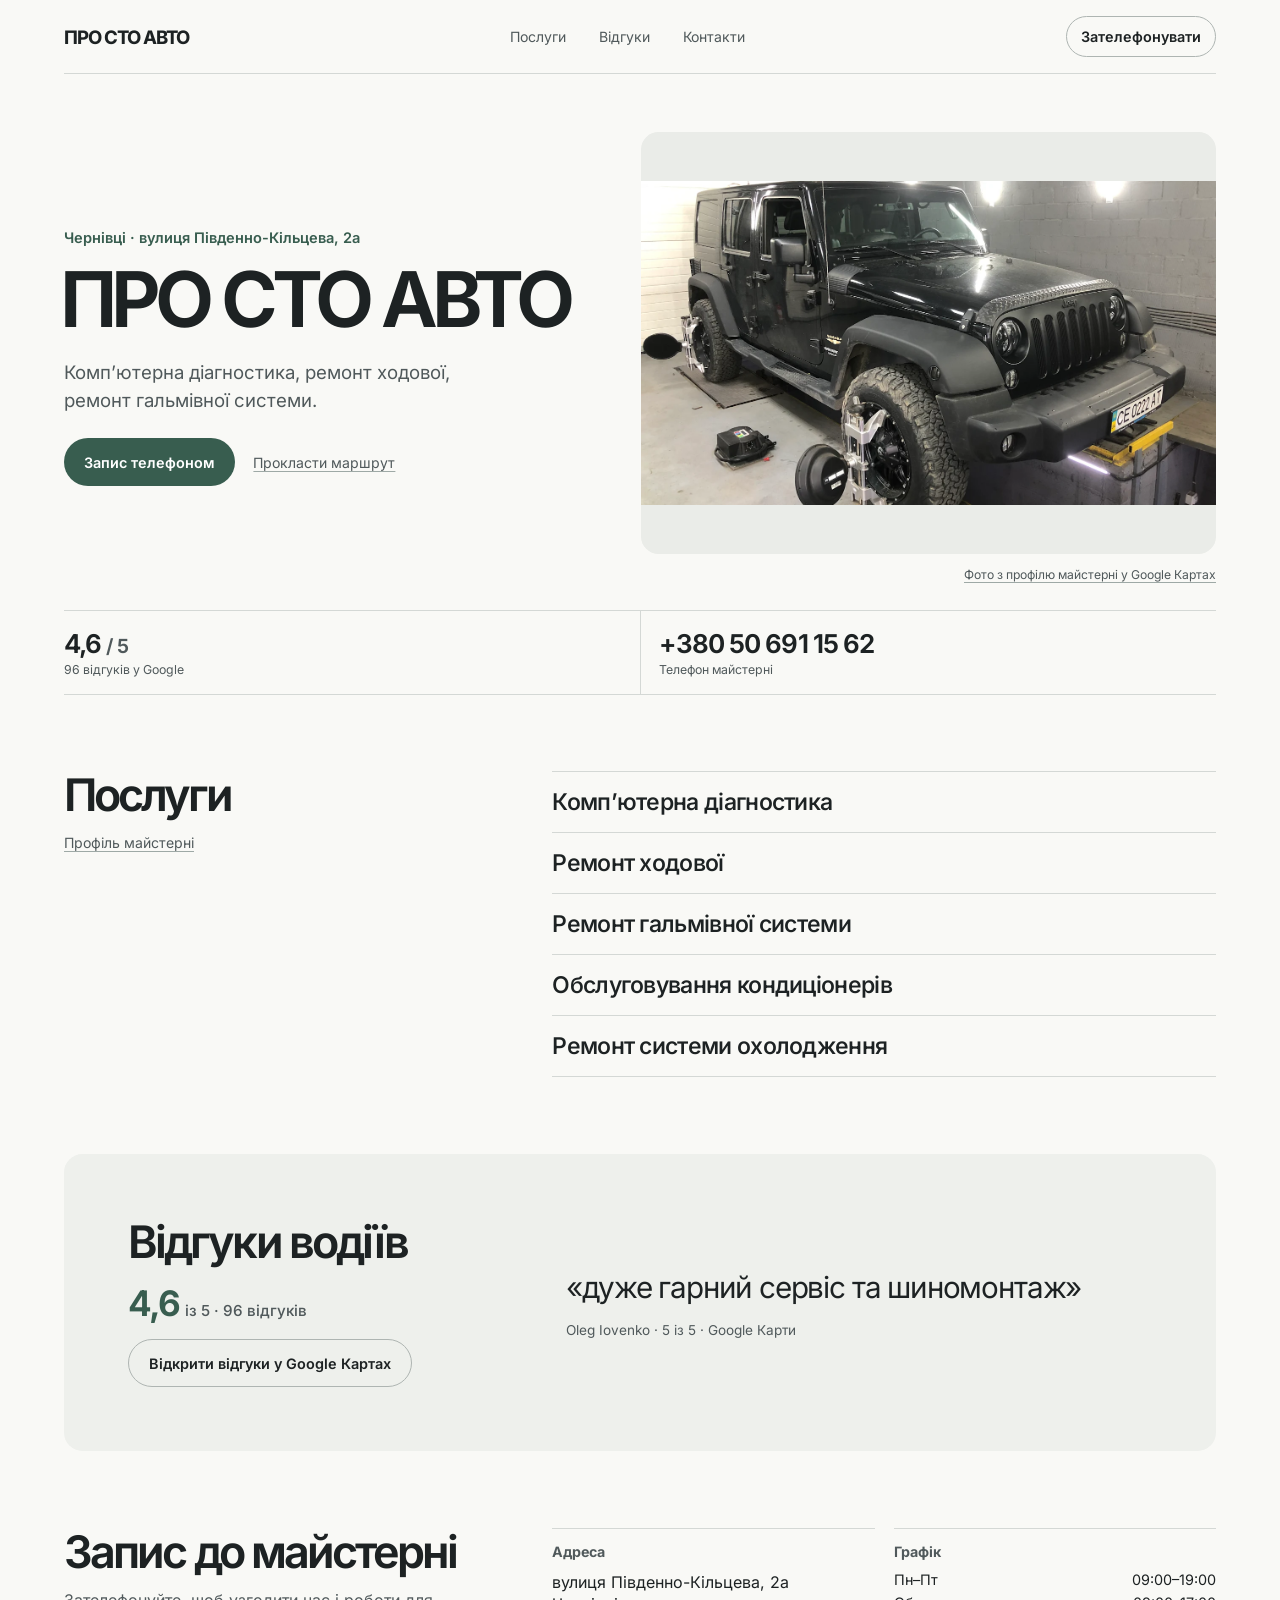
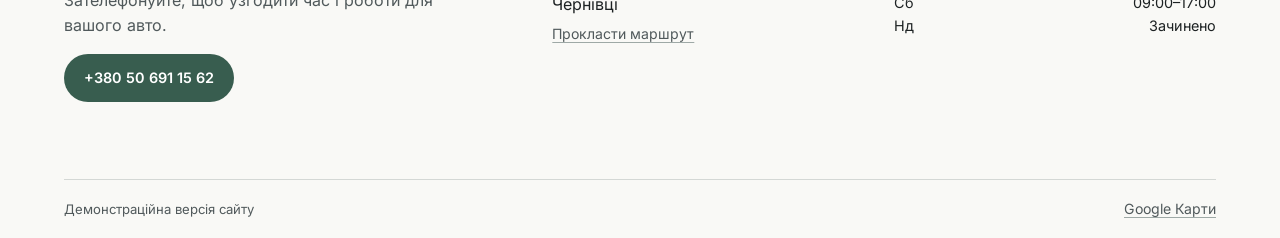
<file: pro-sto-avto/index.html>
<!doctype html><html lang="uk"><head><meta charset="utf-8"><meta name="viewport" content="width=device-width,initial-scale=1"><meta name="robots" content="noindex,nofollow"><meta name="description" content="Чернівці. вулиця Південно-Кільцева, 2а. +380 50 691 15 62."><title>ПРО СТО АВТО · Чернівці</title><link rel="stylesheet" href="../assets/fonts.css"><link rel="stylesheet" href="../assets/site.css"></head>
<body id="top" style="--accent:#385d4f"><a class="skip" href="#main">До основного вмісту</a>
<header class="wrap top"><a class="brand" href="#top">ПРО СТО АВТО</a><nav aria-label="Навігація"><a href="#services">Послуги</a><a href="#reviews">Відгуки</a><a href="#contacts">Контакти</a></nav><a class="button stroke small" href="tel:+380506911562">Зателефонувати</a></header>
<main id="main" class="wrap">
<section class="hero" aria-labelledby="title"><div class="intro"><p class="place">Чернівці · вулиця Південно-Кільцева, 2а</p><h1 id="title">ПРО СТО АВТО</h1><p class="lead">Комп’ютерна діагностика, ремонт ходової, ремонт гальмівної системи.</p><div class="actions"><a class="button primary" href="tel:+380506911562">Запис телефоном</a><a class="textlink" href="https://www.google.com/maps/dir/?api=1&amp;destination=%D0%B2%D1%83%D0%BB%D0%B8%D1%86%D1%8F+%D0%9F%D1%96%D0%B2%D0%B4%D0%B5%D0%BD%D0%BD%D0%BE-%D0%9A%D1%96%D0%BB%D1%8C%D1%86%D0%B5%D0%B2%D0%B0%2C+2%D0%B0%2C+%D0%A7%D0%B5%D1%80%D0%BD%D1%96%D0%B2%D1%86%D1%96%2C+%D0%A7%D0%B5%D1%80%D0%BD%D1%96%D0%B2%D0%B5%D1%86%D1%8C%D0%BA%D0%B0+%D0%BE%D0%B1%D0%BB%D0%B0%D1%81%D1%82%D1%8C%2C+58032&amp;destination_place_id=ChIJk8wPeuUPNEcRPMpPmy6snSA" target="_blank" rel="noopener noreferrer">Прокласти маршрут</a></div></div>
<figure class="hero-photo"><a href="../assets/pro-sto-avto-1.webp" aria-label="Відкрити фото з профілю ПРО СТО АВТО"><img src="../assets/pro-sto-avto-1.webp" alt="Фото з профілю ПРО СТО АВТО у Google Картах" fetchpriority="high"></a><figcaption><a class="textlink" href="https://www.google.com/maps/contrib/106288458277342764795/photos" target="_blank" rel="noopener noreferrer">Фото з профілю майстерні у Google Картах</a></figcaption></figure></section>
<div class="facts"><a href="#reviews"><strong>4,6 <span>/ 5</span></strong><small>96 відгуків у Google</small></a><a href="tel:+380506911562"><strong>+380 50 691 15 62</strong><small>Телефон майстерні</small></a></div>
<section id="services" class="section split"><div><h2>Послуги</h2><a class="textlink" href="https://www.google.com/maps?cid=2350223896731437628&amp;hl=uk" target="_blank" rel="noopener noreferrer">Профіль майстерні</a></div><ul class="service-list"><li>Комп’ютерна діагностика</li><li>Ремонт ходової</li><li>Ремонт гальмівної системи</li><li>Обслуговування кондиціонерів</li><li>Ремонт системи охолодження</li></ul></section>
<section id="reviews" class="section reviews"><div><h2>Відгуки водіїв</h2><p class="score">4,6 <span>із 5 · 96 відгуків</span></p><a class="button stroke" href="https://www.google.com/maps?cid=2350223896731437628&amp;hl=uk" target="_blank" rel="noopener noreferrer">Відкрити відгуки у Google Картах</a></div><figure class="quote"><blockquote>«дуже гарний сервіс та шиномонтаж»</blockquote><figcaption>Oleg Iovenko · 5 із 5 · Google Карти</figcaption></figure></section>
<section id="contacts" class="section split"><div><h2>Запис до майстерні</h2><p class="muted">Зателефонуйте, щоб узгодити час і роботи для вашого авто.</p><a class="button primary" href="tel:+380506911562">+380 50 691 15 62</a></div><div class="details"><div><h3>Адреса</h3><p>вулиця Південно-Кільцева, 2а<br>Чернівці</p><a class="textlink" href="https://www.google.com/maps/dir/?api=1&amp;destination=%D0%B2%D1%83%D0%BB%D0%B8%D1%86%D1%8F+%D0%9F%D1%96%D0%B2%D0%B4%D0%B5%D0%BD%D0%BD%D0%BE-%D0%9A%D1%96%D0%BB%D1%8C%D1%86%D0%B5%D0%B2%D0%B0%2C+2%D0%B0%2C+%D0%A7%D0%B5%D1%80%D0%BD%D1%96%D0%B2%D1%86%D1%96%2C+%D0%A7%D0%B5%D1%80%D0%BD%D1%96%D0%B2%D0%B5%D1%86%D1%8C%D0%BA%D0%B0+%D0%BE%D0%B1%D0%BB%D0%B0%D1%81%D1%82%D1%8C%2C+58032&amp;destination_place_id=ChIJk8wPeuUPNEcRPMpPmy6snSA" target="_blank" rel="noopener noreferrer">Прокласти маршрут</a></div><div><h3>Графік</h3><dl><div><dt>Пн–Пт</dt><dd>09:00–19:00</dd></div><div><dt>Сб</dt><dd>09:00–17:00</dd></div><div><dt>Нд</dt><dd>Зачинено</dd></div></dl></div></div></section>
</main><footer class="wrap foot"><span>Демонстраційна версія сайту</span><div> <a class="textlink" href="https://www.google.com/maps?cid=2350223896731437628&amp;hl=uk" target="_blank" rel="noopener noreferrer">Google Карти</a></div></footer></body></html>
</file>
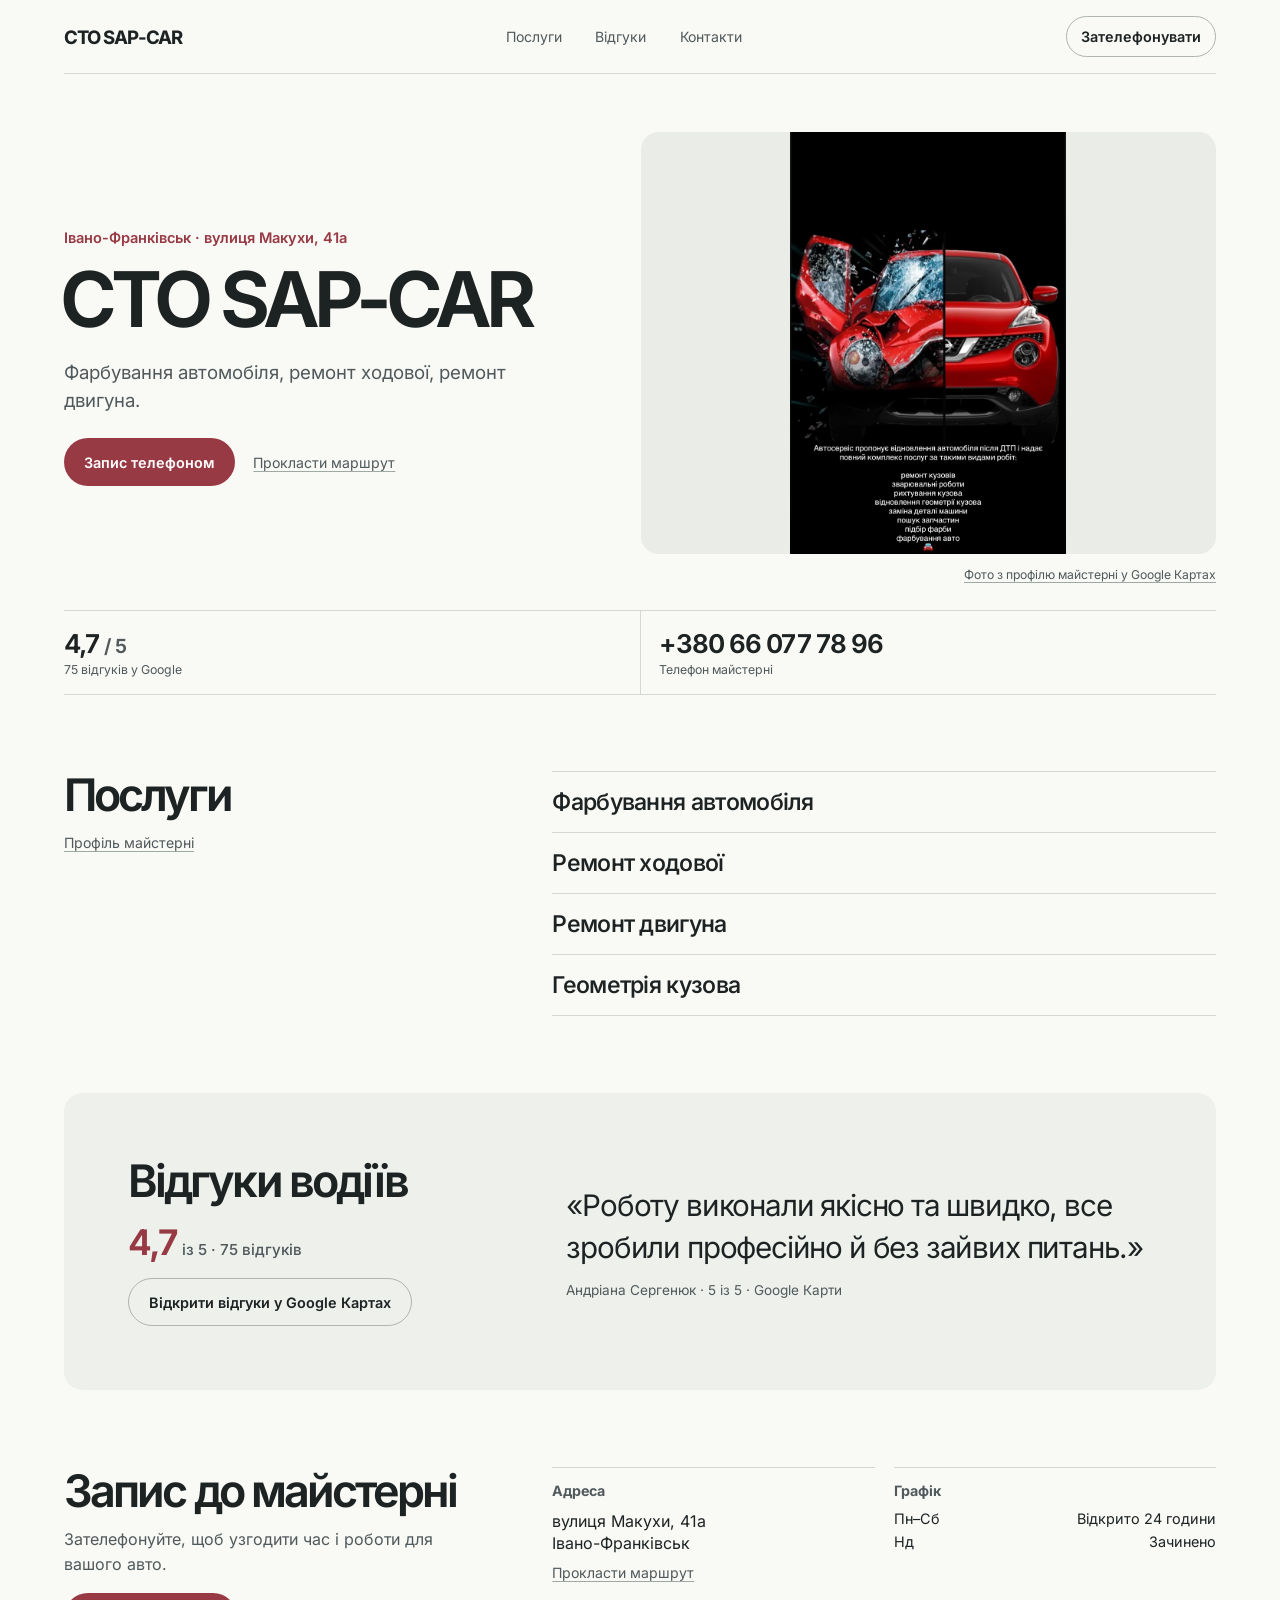
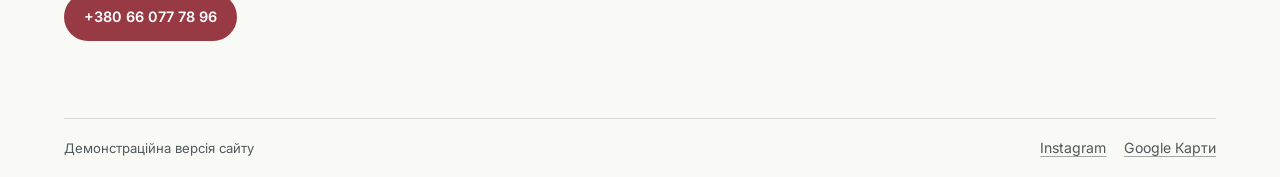
<file: sap-car/index.html>
<!doctype html><html lang="uk"><head><meta charset="utf-8"><meta name="viewport" content="width=device-width,initial-scale=1"><meta name="robots" content="noindex,nofollow"><meta name="description" content="Івано-Франківськ. вулиця Макухи, 41а. +380 66 077 78 96."><title>СТО SAP-CAR · Івано-Франківськ</title><link rel="stylesheet" href="../assets/fonts.css"><link rel="stylesheet" href="../assets/site.css"></head>
<body id="top" style="--accent:#983a44"><a class="skip" href="#main">До основного вмісту</a>
<header class="wrap top"><a class="brand" href="#top">СТО SAP-CAR</a><nav aria-label="Навігація"><a href="#services">Послуги</a><a href="#reviews">Відгуки</a><a href="#contacts">Контакти</a></nav><a class="button stroke small" href="tel:+380660777896">Зателефонувати</a></header>
<main id="main" class="wrap">
<section class="hero" aria-labelledby="title"><div class="intro"><p class="place">Івано-Франківськ · вулиця Макухи, 41а</p><h1 id="title">СТО SAP-CAR</h1><p class="lead">Фарбування автомобіля, ремонт ходової, ремонт двигуна.</p><div class="actions"><a class="button primary" href="tel:+380660777896">Запис телефоном</a><a class="textlink" href="https://www.google.com/maps/dir/?api=1&amp;destination=%D0%B2%D1%83%D0%BB%D0%B8%D1%86%D1%8F+%D0%9C%D0%B0%D0%BA%D1%83%D1%85%D0%B8%2C+41%D0%B0%2C+%D0%86%D0%B2%D0%B0%D0%BD%D0%BE-%D0%A4%D1%80%D0%B0%D0%BD%D0%BA%D1%96%D0%B2%D1%81%D1%8C%D0%BA%2C+%D0%86%D0%B2%D0%B0%D0%BD%D0%BE-%D0%A4%D1%80%D0%B0%D0%BD%D0%BA%D1%96%D0%B2%D1%81%D1%8C%D0%BA%D0%B0+%D0%BE%D0%B1%D0%BB%D0%B0%D1%81%D1%82%D1%8C%2C+76000&amp;destination_place_id=ChIJLTH7-nbBMEcRBdGYrC8ulCU" target="_blank" rel="noopener noreferrer">Прокласти маршрут</a></div></div>
<figure class="hero-photo"><a href="../assets/sap-car-1.webp" aria-label="Відкрити фото з профілю СТО SAP-CAR"><img src="../assets/sap-car-1.webp" alt="Фото з профілю СТО SAP-CAR у Google Картах" fetchpriority="high"></a><figcaption><a class="textlink" href="https://www.google.com/maps/contrib/108398215791054518054/photos" target="_blank" rel="noopener noreferrer">Фото з профілю майстерні у Google Картах</a></figcaption></figure></section>
<div class="facts"><a href="#reviews"><strong>4,7 <span>/ 5</span></strong><small>75 відгуків у Google</small></a><a href="tel:+380660777896"><strong>+380 66 077 78 96</strong><small>Телефон майстерні</small></a></div>
<section id="services" class="section split"><div><h2>Послуги</h2><a class="textlink" href="https://www.google.com/maps?cid=2707840058250547461&amp;hl=uk" target="_blank" rel="noopener noreferrer">Профіль майстерні</a></div><ul class="service-list"><li>Фарбування автомобіля</li><li>Ремонт ходової</li><li>Ремонт двигуна</li><li>Геометрія кузова</li></ul></section>
<section id="reviews" class="section reviews"><div><h2>Відгуки водіїв</h2><p class="score">4,7 <span>із 5 · 75 відгуків</span></p><a class="button stroke" href="https://www.google.com/maps?cid=2707840058250547461&amp;hl=uk" target="_blank" rel="noopener noreferrer">Відкрити відгуки у Google Картах</a></div><figure class="quote"><blockquote>«Роботу виконали якісно та швидко, все зробили професійно й без зайвих питань.»</blockquote><figcaption>Андріана Сергенюк · 5 із 5 · Google Карти</figcaption></figure></section>
<section id="contacts" class="section split"><div><h2>Запис до майстерні</h2><p class="muted">Зателефонуйте, щоб узгодити час і роботи для вашого авто.</p><a class="button primary" href="tel:+380660777896">+380 66 077 78 96</a></div><div class="details"><div><h3>Адреса</h3><p>вулиця Макухи, 41а<br>Івано-Франківськ</p><a class="textlink" href="https://www.google.com/maps/dir/?api=1&amp;destination=%D0%B2%D1%83%D0%BB%D0%B8%D1%86%D1%8F+%D0%9C%D0%B0%D0%BA%D1%83%D1%85%D0%B8%2C+41%D0%B0%2C+%D0%86%D0%B2%D0%B0%D0%BD%D0%BE-%D0%A4%D1%80%D0%B0%D0%BD%D0%BA%D1%96%D0%B2%D1%81%D1%8C%D0%BA%2C+%D0%86%D0%B2%D0%B0%D0%BD%D0%BE-%D0%A4%D1%80%D0%B0%D0%BD%D0%BA%D1%96%D0%B2%D1%81%D1%8C%D0%BA%D0%B0+%D0%BE%D0%B1%D0%BB%D0%B0%D1%81%D1%82%D1%8C%2C+76000&amp;destination_place_id=ChIJLTH7-nbBMEcRBdGYrC8ulCU" target="_blank" rel="noopener noreferrer">Прокласти маршрут</a></div><div><h3>Графік</h3><dl><div><dt>Пн–Сб</dt><dd>Відкрито 24 години</dd></div><div><dt>Нд</dt><dd>Зачинено</dd></div></dl></div></div></section>
</main><footer class="wrap foot"><span>Демонстраційна версія сайту</span><div><a class="textlink" href="https://www.instagram.com/sap__car?igsh=MWZ2dGRleXMzMThrbg%3D%3D&amp;utm_source=qr" target="_blank" rel="noopener noreferrer">Instagram</a> <a class="textlink" href="https://www.google.com/maps?cid=2707840058250547461&amp;hl=uk" target="_blank" rel="noopener noreferrer">Google Карти</a></div></footer></body></html>
</file>
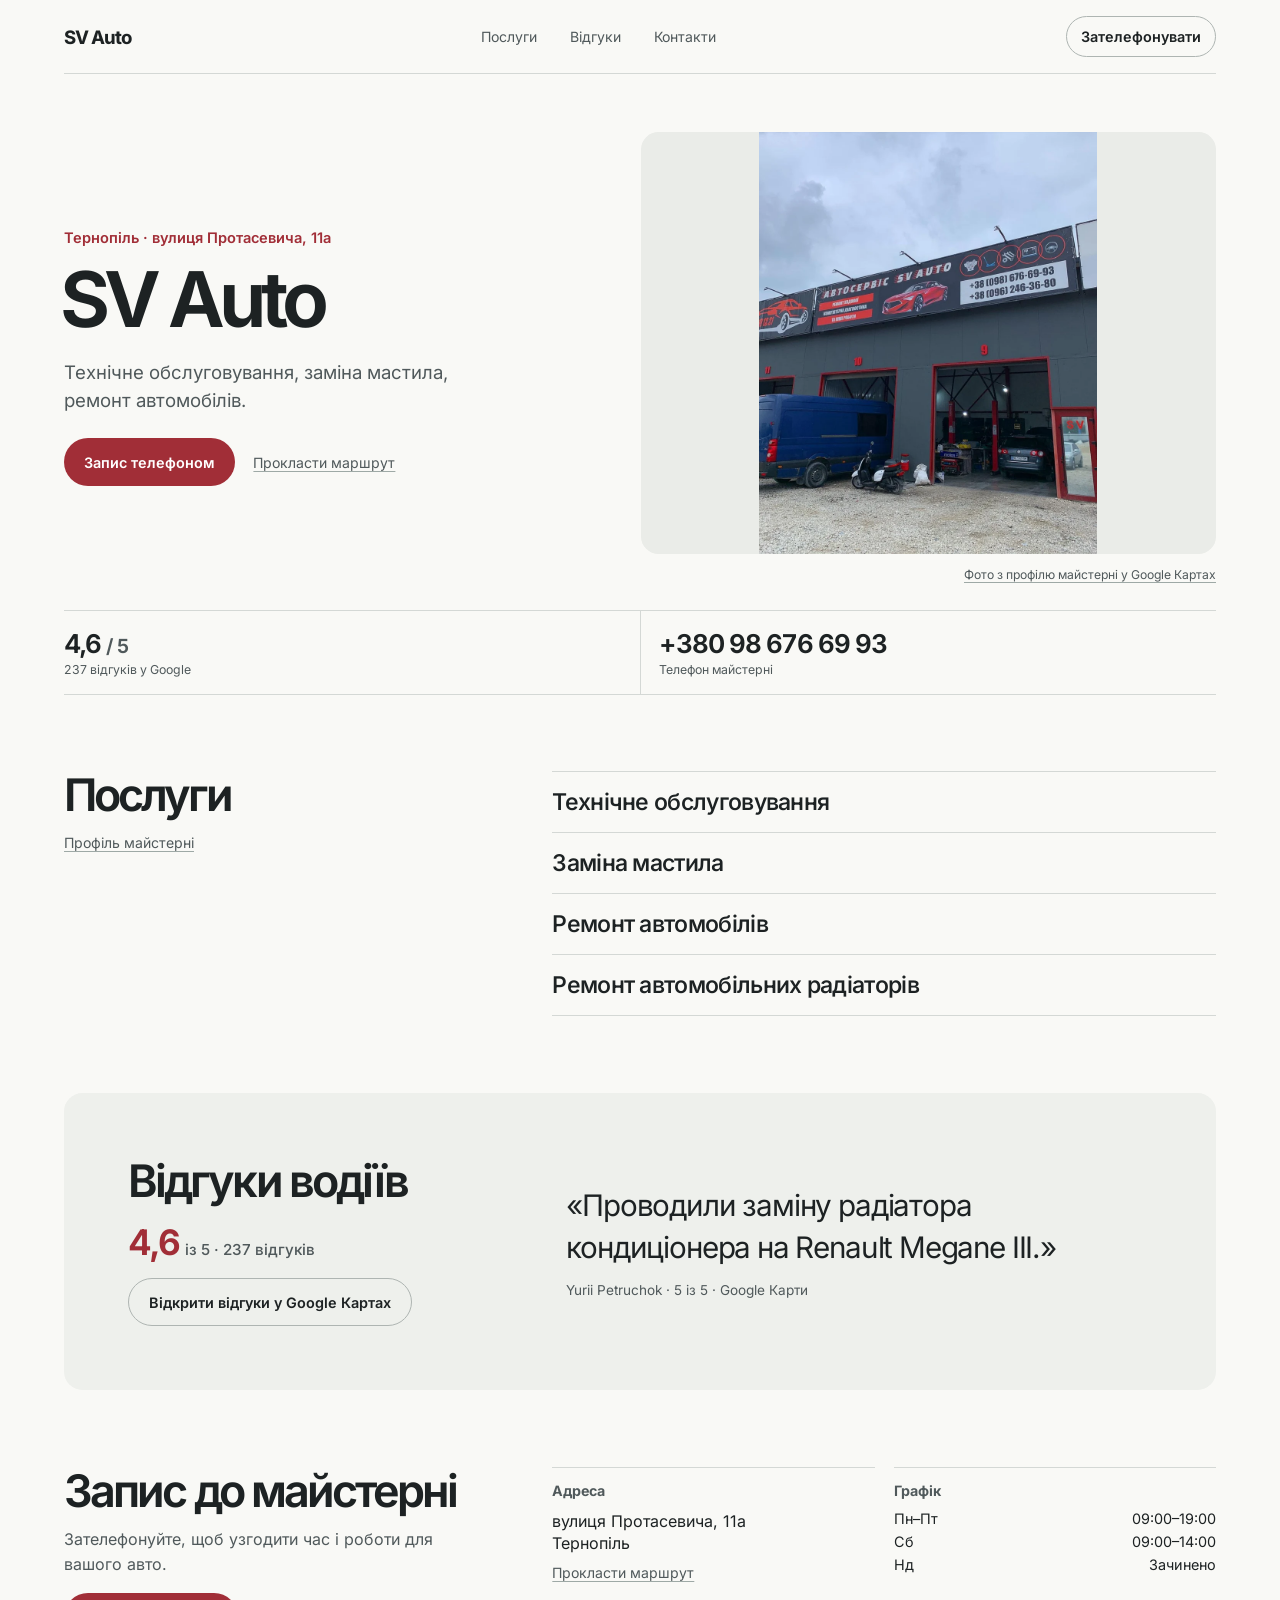
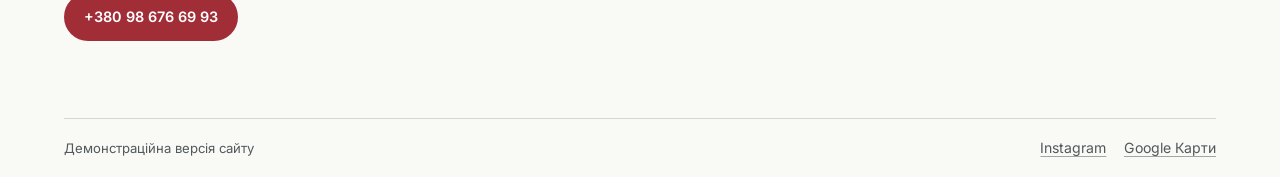
<file: sv-auto/index.html>
<!doctype html><html lang="uk"><head><meta charset="utf-8"><meta name="viewport" content="width=device-width,initial-scale=1"><meta name="robots" content="noindex,nofollow"><meta name="description" content="Тернопіль. вулиця Протасевича, 11a. +380 98 676 69 93."><title>SV Auto · Тернопіль</title><link rel="stylesheet" href="../assets/fonts.css"><link rel="stylesheet" href="../assets/site.css"></head>
<body id="top" style="--accent:#a12e37"><a class="skip" href="#main">До основного вмісту</a>
<header class="wrap top"><a class="brand" href="#top">SV Auto</a><nav aria-label="Навігація"><a href="#services">Послуги</a><a href="#reviews">Відгуки</a><a href="#contacts">Контакти</a></nav><a class="button stroke small" href="tel:+380986766993">Зателефонувати</a></header>
<main id="main" class="wrap">
<section class="hero" aria-labelledby="title"><div class="intro"><p class="place">Тернопіль · вулиця Протасевича, 11a</p><h1 id="title">SV Auto</h1><p class="lead">Технічне обслуговування, заміна мастила, ремонт автомобілів.</p><div class="actions"><a class="button primary" href="tel:+380986766993">Запис телефоном</a><a class="textlink" href="https://www.google.com/maps/dir/?api=1&amp;destination=%D0%B2%D1%83%D0%BB%D0%B8%D1%86%D1%8F+%D0%9F%D1%80%D0%BE%D1%82%D0%B0%D1%81%D0%B5%D0%B2%D0%B8%D1%87%D0%B0%2C+11a%2C+%D0%A2%D0%B5%D1%80%D0%BD%D0%BE%D0%BF%D1%96%D0%BB%D1%8C%2C+%D0%A2%D0%B5%D1%80%D0%BD%D0%BE%D0%BF%D1%96%D0%BB%D1%8C%D1%81%D1%8C%D0%BA%D0%B0+%D0%BE%D0%B1%D0%BB%D0%B0%D1%81%D1%82%D1%8C%2C+46002&amp;destination_place_id=ChIJPQjF-LI1MEcRVb-o_l8A6Ro" target="_blank" rel="noopener noreferrer">Прокласти маршрут</a></div></div>
<figure class="hero-photo"><a href="../assets/sv-auto-1.webp" aria-label="Відкрити фото з профілю SV Auto"><img src="../assets/sv-auto-1.webp" alt="Фото з профілю SV Auto у Google Картах" fetchpriority="high"></a><figcaption><a class="textlink" href="https://www.google.com/maps/contrib/104704346031459849750/photos" target="_blank" rel="noopener noreferrer">Фото з профілю майстерні у Google Картах</a></figcaption></figure></section>
<div class="facts"><a href="#reviews"><strong>4,6 <span>/ 5</span></strong><small>237 відгуків у Google</small></a><a href="tel:+380986766993"><strong>+380 98 676 69 93</strong><small>Телефон майстерні</small></a></div>
<section id="services" class="section split"><div><h2>Послуги</h2><a class="textlink" href="https://www.google.com/maps?cid=1939081526854074197&amp;hl=uk" target="_blank" rel="noopener noreferrer">Профіль майстерні</a></div><ul class="service-list"><li>Технічне обслуговування</li><li>Заміна мастила</li><li>Ремонт автомобілів</li><li>Ремонт автомобільних радіаторів</li></ul></section>
<section id="reviews" class="section reviews"><div><h2>Відгуки водіїв</h2><p class="score">4,6 <span>із 5 · 237 відгуків</span></p><a class="button stroke" href="https://www.google.com/maps?cid=1939081526854074197&amp;hl=uk" target="_blank" rel="noopener noreferrer">Відкрити відгуки у Google Картах</a></div><figure class="quote"><blockquote>«Проводили заміну радіатора кондиціонера на Renault Megane III.»</blockquote><figcaption>Yurii Petruchok · 5 із 5 · Google Карти</figcaption></figure></section>
<section id="contacts" class="section split"><div><h2>Запис до майстерні</h2><p class="muted">Зателефонуйте, щоб узгодити час і роботи для вашого авто.</p><a class="button primary" href="tel:+380986766993">+380 98 676 69 93</a></div><div class="details"><div><h3>Адреса</h3><p>вулиця Протасевича, 11a<br>Тернопіль</p><a class="textlink" href="https://www.google.com/maps/dir/?api=1&amp;destination=%D0%B2%D1%83%D0%BB%D0%B8%D1%86%D1%8F+%D0%9F%D1%80%D0%BE%D1%82%D0%B0%D1%81%D0%B5%D0%B2%D0%B8%D1%87%D0%B0%2C+11a%2C+%D0%A2%D0%B5%D1%80%D0%BD%D0%BE%D0%BF%D1%96%D0%BB%D1%8C%2C+%D0%A2%D0%B5%D1%80%D0%BD%D0%BE%D0%BF%D1%96%D0%BB%D1%8C%D1%81%D1%8C%D0%BA%D0%B0+%D0%BE%D0%B1%D0%BB%D0%B0%D1%81%D1%82%D1%8C%2C+46002&amp;destination_place_id=ChIJPQjF-LI1MEcRVb-o_l8A6Ro" target="_blank" rel="noopener noreferrer">Прокласти маршрут</a></div><div><h3>Графік</h3><dl><div><dt>Пн–Пт</dt><dd>09:00–19:00</dd></div><div><dt>Сб</dt><dd>09:00–14:00</dd></div><div><dt>Нд</dt><dd>Зачинено</dd></div></dl></div></div></section>
</main><footer class="wrap foot"><span>Демонстраційна версія сайту</span><div><a class="textlink" href="https://www.instagram.com/sv.auto.ternopil/" target="_blank" rel="noopener noreferrer">Instagram</a> <a class="textlink" href="https://www.google.com/maps?cid=1939081526854074197&amp;hl=uk" target="_blank" rel="noopener noreferrer">Google Карти</a></div></footer></body></html>
</file>
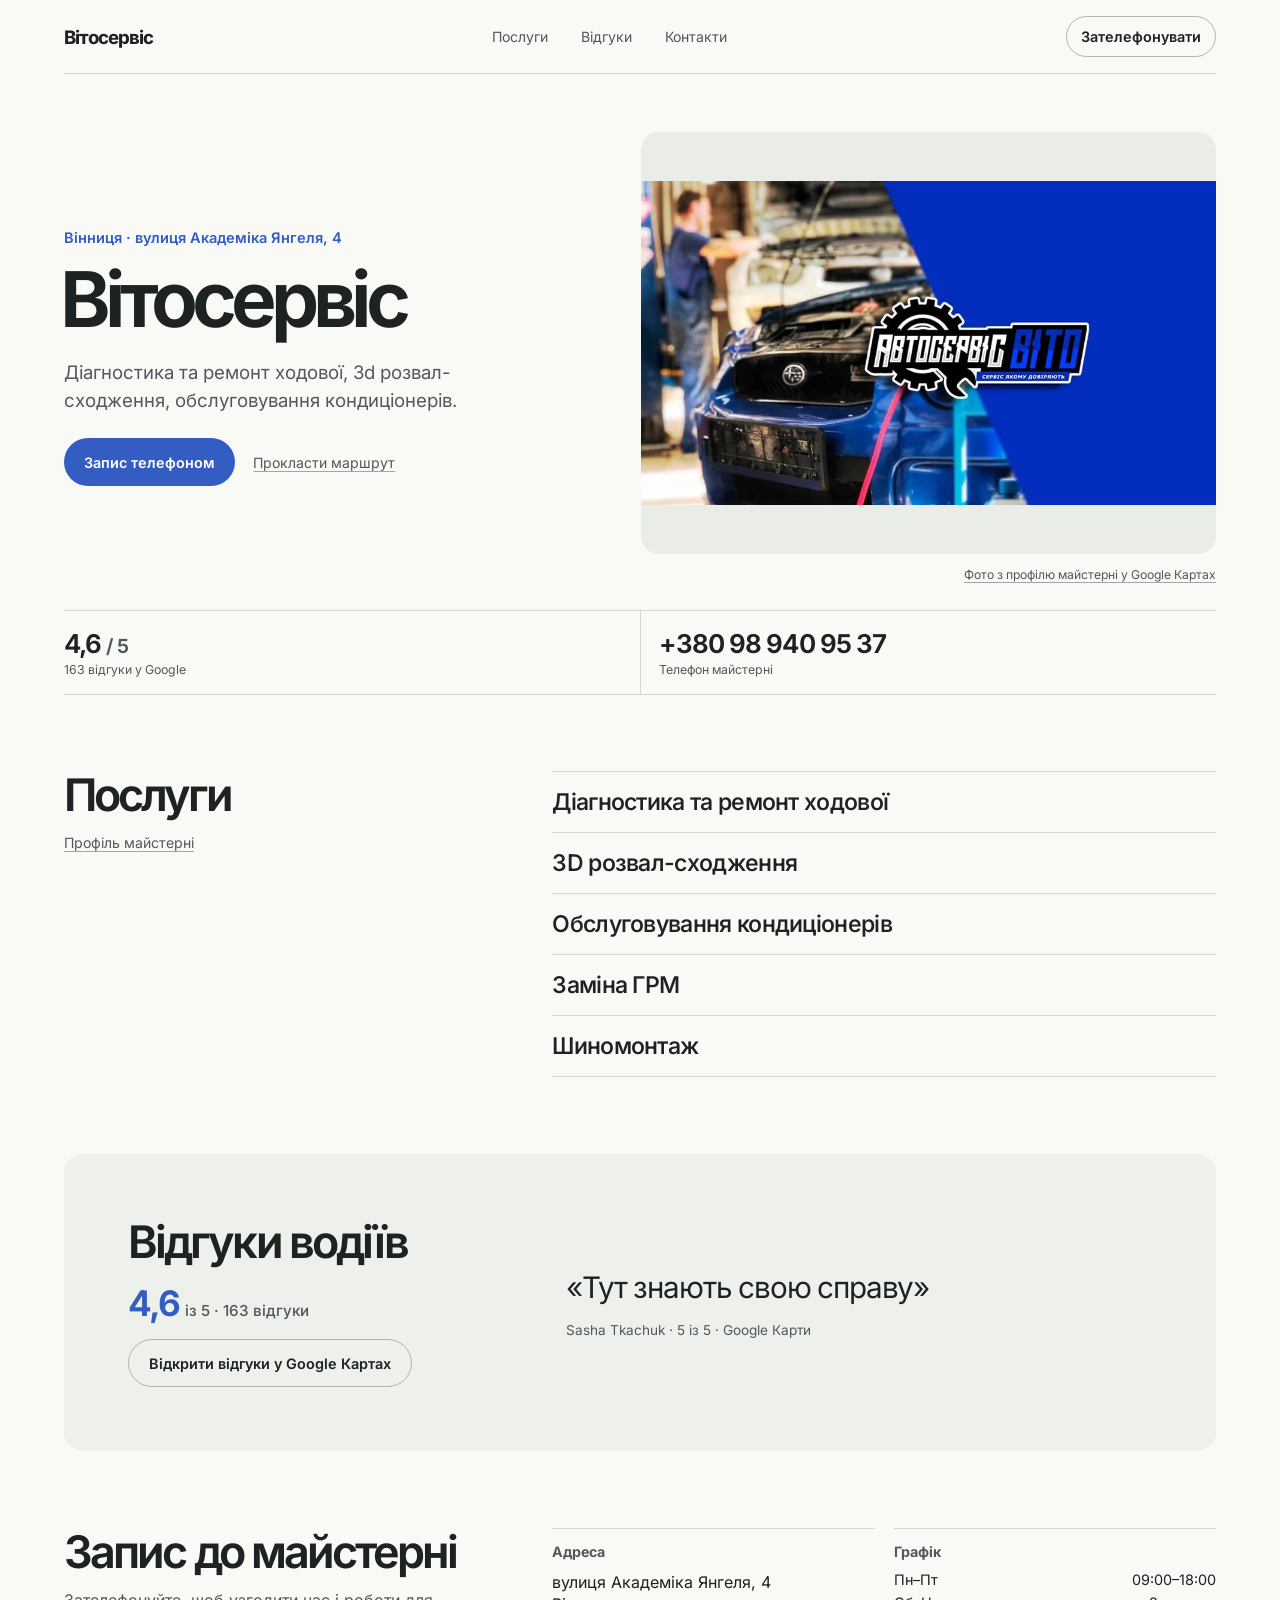
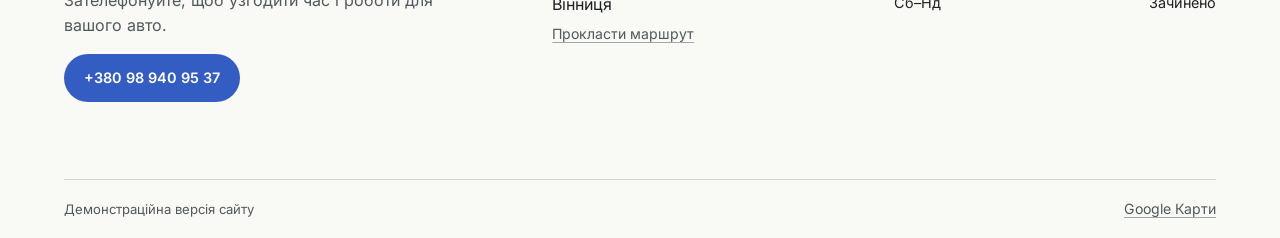
<file: vitoservice/index.html>
<!doctype html><html lang="uk"><head><meta charset="utf-8"><meta name="viewport" content="width=device-width,initial-scale=1"><meta name="robots" content="noindex,nofollow"><meta name="description" content="Вінниця. вулиця Академіка Янгеля, 4. +380 98 940 95 37."><title>Вітосервіс · Вінниця</title><link rel="stylesheet" href="../assets/fonts.css"><link rel="stylesheet" href="../assets/site.css"></head>
<body id="top" style="--accent:#345dc4"><a class="skip" href="#main">До основного вмісту</a>
<header class="wrap top"><a class="brand" href="#top">Вітосервіс</a><nav aria-label="Навігація"><a href="#services">Послуги</a><a href="#reviews">Відгуки</a><a href="#contacts">Контакти</a></nav><a class="button stroke small" href="tel:+380989409537">Зателефонувати</a></header>
<main id="main" class="wrap">
<section class="hero" aria-labelledby="title"><div class="intro"><p class="place">Вінниця · вулиця Академіка Янгеля, 4</p><h1 id="title">Вітосервіс</h1><p class="lead">Діагностика та ремонт ходової, 3d розвал-сходження, обслуговування кондиціонерів.</p><div class="actions"><a class="button primary" href="tel:+380989409537">Запис телефоном</a><a class="textlink" href="https://www.google.com/maps/dir/?api=1&amp;destination=%D0%B2%D1%83%D0%BB%D0%B8%D1%86%D1%8F+%D0%90%D0%BA%D0%B0%D0%B4%D0%B5%D0%BC%D1%96%D0%BA%D0%B0+%D0%AF%D0%BD%D0%B3%D0%B5%D0%BB%D1%8F%2C+4%2C+%D0%92%D1%96%D0%BD%D0%BD%D0%B8%D1%86%D1%8F%2C+%D0%92%D1%96%D0%BD%D0%BD%D0%B8%D1%86%D1%8C%D0%BA%D0%B0+%D0%BE%D0%B1%D0%BB%D0%B0%D1%81%D1%82%D1%8C%2C+21000&amp;destination_place_id=ChIJ35TBCDZbLUcRPjJMFBaupps" target="_blank" rel="noopener noreferrer">Прокласти маршрут</a></div></div>
<figure class="hero-photo"><a href="../assets/vitoservice-1.webp" aria-label="Відкрити фото з профілю Вітосервіс"><img src="../assets/vitoservice-1.webp" alt="Фото з профілю Вітосервіс у Google Картах" fetchpriority="high"></a><figcaption><a class="textlink" href="https://www.google.com/maps/contrib/105040783475024668504/photos" target="_blank" rel="noopener noreferrer">Фото з профілю майстерні у Google Картах</a></figcaption></figure></section>
<div class="facts"><a href="#reviews"><strong>4,6 <span>/ 5</span></strong><small>163 відгуки у Google</small></a><a href="tel:+380989409537"><strong>+380 98 940 95 37</strong><small>Телефон майстерні</small></a></div>
<section id="services" class="section split"><div><h2>Послуги</h2><a class="textlink" href="https://www.google.com/maps?cid=11215843331865850430&amp;hl=uk" target="_blank" rel="noopener noreferrer">Профіль майстерні</a></div><ul class="service-list"><li>Діагностика та ремонт ходової</li><li>3D розвал-сходження</li><li>Обслуговування кондиціонерів</li><li>Заміна ГРМ</li><li>Шиномонтаж</li></ul></section>
<section id="reviews" class="section reviews"><div><h2>Відгуки водіїв</h2><p class="score">4,6 <span>із 5 · 163 відгуки</span></p><a class="button stroke" href="https://www.google.com/maps?cid=11215843331865850430&amp;hl=uk" target="_blank" rel="noopener noreferrer">Відкрити відгуки у Google Картах</a></div><figure class="quote"><blockquote>«Тут знають свою справу»</blockquote><figcaption>Sasha Tkachuk · 5 із 5 · Google Карти</figcaption></figure></section>
<section id="contacts" class="section split"><div><h2>Запис до майстерні</h2><p class="muted">Зателефонуйте, щоб узгодити час і роботи для вашого авто.</p><a class="button primary" href="tel:+380989409537">+380 98 940 95 37</a></div><div class="details"><div><h3>Адреса</h3><p>вулиця Академіка Янгеля, 4<br>Вінниця</p><a class="textlink" href="https://www.google.com/maps/dir/?api=1&amp;destination=%D0%B2%D1%83%D0%BB%D0%B8%D1%86%D1%8F+%D0%90%D0%BA%D0%B0%D0%B4%D0%B5%D0%BC%D1%96%D0%BA%D0%B0+%D0%AF%D0%BD%D0%B3%D0%B5%D0%BB%D1%8F%2C+4%2C+%D0%92%D1%96%D0%BD%D0%BD%D0%B8%D1%86%D1%8F%2C+%D0%92%D1%96%D0%BD%D0%BD%D0%B8%D1%86%D1%8C%D0%BA%D0%B0+%D0%BE%D0%B1%D0%BB%D0%B0%D1%81%D1%82%D1%8C%2C+21000&amp;destination_place_id=ChIJ35TBCDZbLUcRPjJMFBaupps" target="_blank" rel="noopener noreferrer">Прокласти маршрут</a></div><div><h3>Графік</h3><dl><div><dt>Пн–Пт</dt><dd>09:00–18:00</dd></div><div><dt>Сб–Нд</dt><dd>Зачинено</dd></div></dl></div></div></section>
</main><footer class="wrap foot"><span>Демонстраційна версія сайту</span><div> <a class="textlink" href="https://www.google.com/maps?cid=11215843331865850430&amp;hl=uk" target="_blank" rel="noopener noreferrer">Google Карти</a></div></footer></body></html>
</file>
<file: assets/fonts.css>
@font-face {
  font-family: 'Inter';
  font-style: normal;
  font-weight: 100 900;
  font-display: swap;
  src: url(inter-cyrillic.woff2) format('woff2');
  unicode-range: U+0301, U+0400-045F, U+0490-0491, U+04B0-04B1, U+2116;
}
@font-face {
  font-family: 'Inter';
  font-style: normal;
  font-weight: 100 900;
  font-display: swap;
  src: url(inter-latin.woff2) format('woff2');
  unicode-range: U+0000-00FF, U+0131, U+0152-0153, U+02BB-02BC, U+02C6, U+02DA, U+02DC, U+0304, U+0308, U+0329, U+2000-206F, U+20AC, U+2122, U+2191, U+2193, U+2212, U+2215, U+FEFF, U+FFFD;
}
</file>
<file: assets/site.css>
:root {
  color-scheme: light;
  --page: #f9f9f6;
  --ink: #1d2223;
  --muted: #50595b;
  --line: #d4d8d5;
  --accent: #264d71;
  font-family: Inter, -apple-system, BlinkMacSystemFont, "Segoe UI", sans-serif;
  background: var(--page);
  color: var(--ink);
}
*, *::before, *::after { box-sizing: border-box; }
html { scroll-behavior: smooth; scroll-padding-top: 1.5rem; }
body, h1, h2, h3, p, figure, blockquote, dl, dd { margin: 0; }
a { color: inherit; text-decoration: none; }
a:focus-visible { outline: 3px solid var(--accent); outline-offset: 4px; }
.wrap { width: min(90%, 82rem); margin-inline: auto; }
.skip { position: fixed; left: 1rem; top: -5rem; background: white; padding: .75rem; z-index: 8; }
.skip:focus { top: 1rem; }
.top, .top nav, .actions, .foot, .foot > div { display: flex; align-items: center; gap: 1.1rem; }
.top { justify-content: space-between; min-height: 4.65rem; border-bottom: 1px solid var(--line); }
.brand { font-size: 1.16rem; font-weight: 740; letter-spacing: -.055em; }
.top nav { gap: clamp(1rem, 2.6vw, 2.4rem); color: var(--muted); font-size: .88rem; }
.top nav a:hover, .textlink:hover { text-decoration: underline; text-underline-offset: 4px; }
.hero { display: grid; grid-template-columns: minmax(0, .95fr) minmax(0, 1.05fr); gap: clamp(1.3rem, 4.4vw, 5rem); align-items: center; padding-block: clamp(2rem, 4.5vw, 4.8rem) 1.65rem; }
.intro { padding-block: .6rem; }
.place { color: var(--accent); font-size: .91rem; font-weight: 610; }
h1 { font-size: clamp(2.85rem, 6vw, 6.1rem); font-weight: 660; letter-spacing: -.078em; line-height: 1.01; margin: .9rem 0 1.25rem -.055em; overflow-wrap: anywhere; }
h2 { font-size: clamp(2.05rem, 3.5vw, 3.7rem); letter-spacing: -.065em; line-height: 1.08; font-weight: 630; }
.lead { color: var(--muted); line-height: 1.5; font-size: clamp(1.04rem, 1.45vw, 1.32rem); max-width: 28rem; }
.actions { flex-wrap: wrap; gap: .6rem 1.15rem; margin-top: 1.5rem; }
.button { display: inline-flex; align-items: center; justify-content: center; min-height: 3rem; width: fit-content; border-radius: 10rem; padding: .65rem 1.25rem; font-size: .9rem; font-weight: 610; text-align: center; transition: background-color .18s ease; }
.primary { color: white; background: var(--accent); }
.primary:hover { background: var(--ink); }
.stroke { border: 1px solid #aeb5b2; }
.stroke:hover { background: #eeefec; }
.small { min-height: 2.55rem; padding: .55rem .88rem; }
.textlink { font-size: .88rem; color: var(--muted); text-decoration: underline; text-decoration-color: #9ea9a6; text-underline-offset: 3px; }
.hero-photo img { width: 100%; height: clamp(18rem, 33vw, 31rem); object-fit: contain; display: block; border-radius: 1.1rem; background: #eaece8; }
.hero-photo figcaption { text-align: right; margin-top: .55rem; }
.hero-photo figcaption a { font-size: .76rem; }
.facts { display: grid; grid-template-columns: 1fr 1fr; border-block: 1px solid var(--line); }
.facts > a { padding: 1.07rem 0; }
.facts > a + a { border-left: 1px solid var(--line); padding-left: 1.1rem; }
.facts strong { font-size: clamp(.97rem, 2.1vw, 1.62rem); font-weight: 650; letter-spacing: -.035em; }
.facts strong span { color: var(--muted); font-size: .75em; }
.facts small { display: block; margin-top: .18rem; color: var(--muted); font-size: .77rem; }
.section { padding-block: clamp(3.25rem, 6vw, 6rem); }
.split, .reviews { display: grid; grid-template-columns: .78fr 1.22fr; gap: clamp(1.3rem, 5vw, 5.5rem); }
.split h2 { margin-bottom: .75rem; }
.service-list { margin: 0; list-style: none; padding: 0; }
.service-list li { border-top: 1px solid var(--line); padding: 1rem 0; font-size: clamp(1.03rem, 1.8vw, 1.45rem); font-weight: 550; letter-spacing: -.03em; }
.service-list li:last-child { border-bottom: 1px solid var(--line); }
.reviews { border-radius: 1.15rem; background: #eef0ec; padding: clamp(1.5rem, 5vw, 4rem); align-items: center; }
.score { color: var(--accent); margin: .95rem 0; font-size: 2.2rem; font-weight: 680; letter-spacing: -.055em; }
.score span { font-size: .43em; font-weight: 520; letter-spacing: normal; color: var(--muted); }
.quote blockquote { font-size: clamp(1.22rem, 2.5vw, 1.85rem); line-height: 1.4; letter-spacing: -.04em; }
.quote figcaption { color: var(--muted); font-size: .85rem; margin-top: .85rem; }
.muted { color: var(--muted); line-height: 1.55; }
#contacts .button { margin-top: 1rem; }
.details { display: grid; grid-template-columns: 1fr 1fr; gap: 1.2rem; }
.details > div { border-top: 1px solid var(--line); padding-top: .9rem; }
.details h3 { font-size: .89rem; color: var(--muted); margin-bottom: .65rem; }
.details p { line-height: 1.4; margin-bottom: .45rem; }
dl div { display: flex; justify-content: space-between; gap: .5rem; margin-bottom: .4rem; font-size: .9rem; }
dd { text-align: right; }
.foot { justify-content: space-between; border-top: 1px solid var(--line); padding-block: 1.3rem; color: var(--muted); font-size: .82rem; flex-wrap: wrap; }
.directory-intro { padding-block: 3rem 2rem; }
.directory { display: grid; grid-template-columns: repeat(2, minmax(0, 1fr)); gap: 1rem; padding-bottom: 3rem; }
.directory-card { border: 1px solid var(--line); padding: clamp(1.25rem, 3vw, 2rem); border-radius: 1rem; background: white; }
.directory-card h2 { margin: .45rem 0 .55rem; font-size: clamp(1.55rem, 3vw, 2.6rem); }
@media (max-width: 760px) {
  .top { flex-wrap: wrap; padding-block: .8rem .6rem; gap: .65rem; }
  .top nav { flex: 0 0 100%; order: 3; padding-top: .3rem; }
  .hero, .split, .reviews { grid-template-columns: minmax(0, 1fr); }
  .hero { gap: 1.2rem; }
  .hero-photo img { height: clamp(13rem, 62vw, 21rem); }
  .section { padding-block: 2.8rem; }
  .reviews { padding: 1.5rem; }
  .directory { grid-template-columns: 1fr; }
}
@media (max-width: 385px) {
  .brand { font-size: .98rem; max-width: 54%; }
  .small { font-size: .8rem; padding-inline: .6rem; }
}
@media (prefers-reduced-motion: reduce) {
  html { scroll-behavior: auto; }
  * { transition: none !important; }
}
</file>
